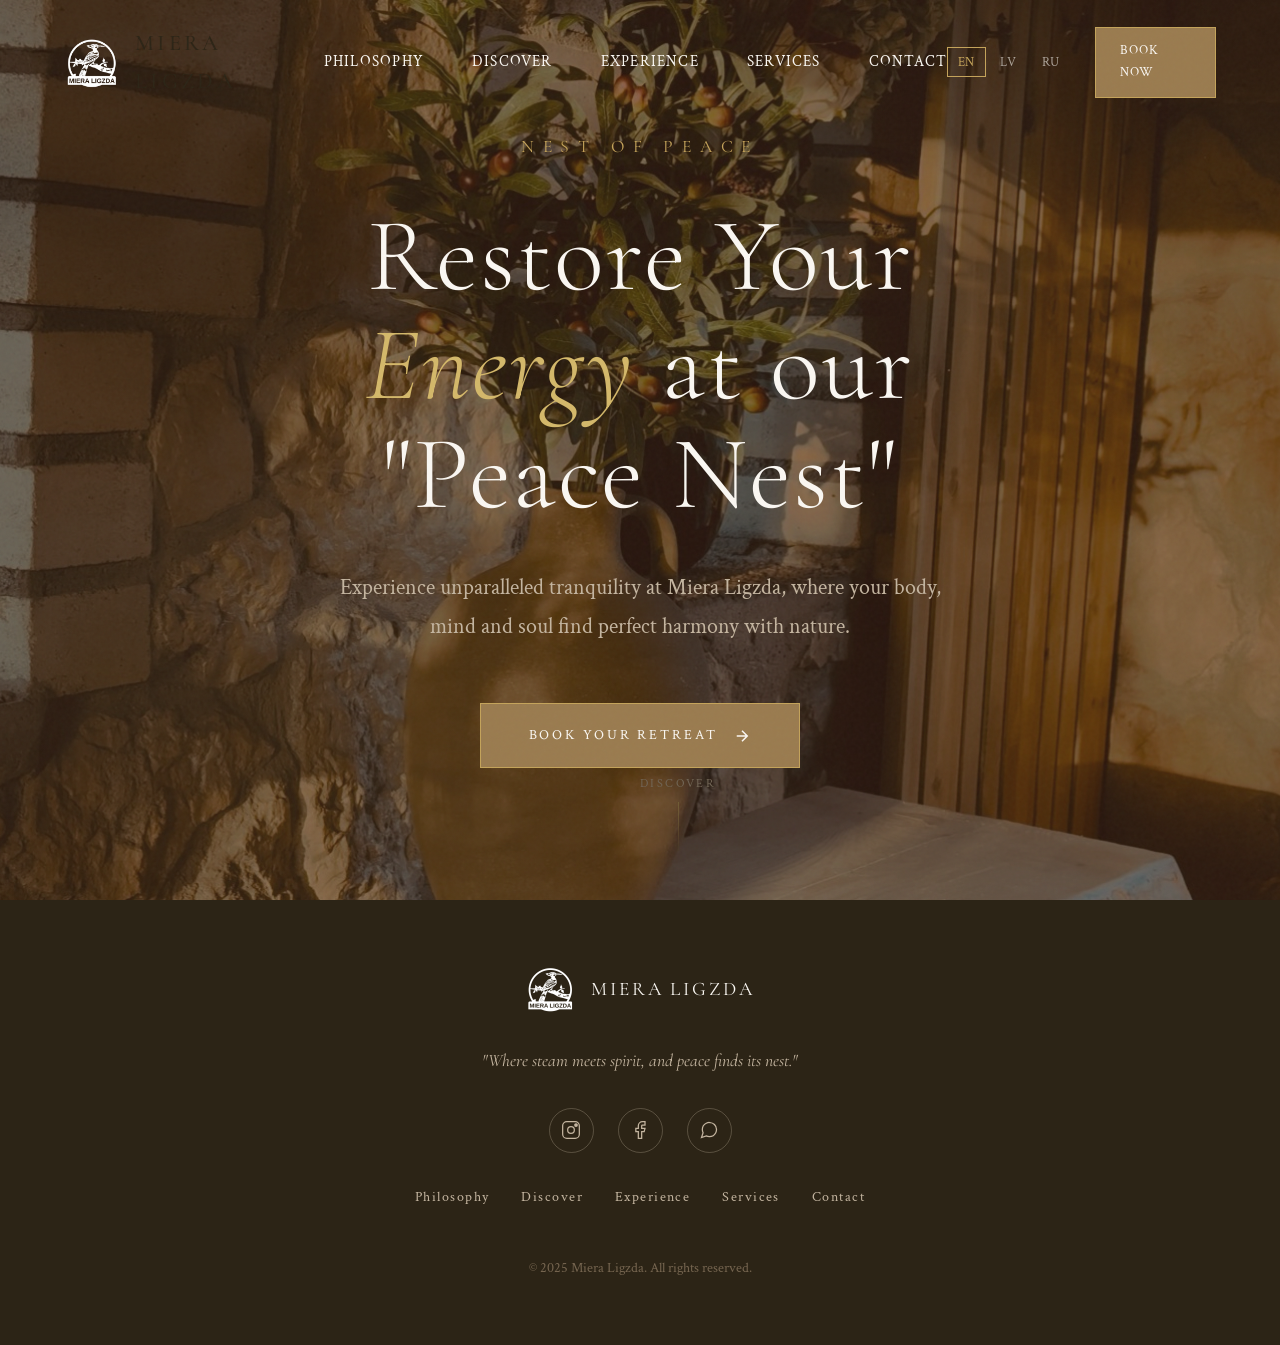
<file: index.html>
<!DOCTYPE html>
<html lang="en">
<head>
    <meta charset="UTF-8">
    <meta name="viewport" content="width=device-width, initial-scale=1.0">
    <title>Miera Ligzda | Nest of Peace - Latvian Sauna Retreat</title>
    <meta name="description" content="Experience ultimate relaxation at Miera Ligzda, where traditional Latvian pirts sauna and serene surroundings await near the Baltic Sea.">

    <!-- Fonts -->
    <link rel="preconnect" href="https://fonts.googleapis.com">
    <link rel="preconnect" href="https://fonts.gstatic.com" crossorigin>
    <link href="https://fonts.googleapis.com/css2?family=Cormorant+Garamond:ital,wght@0,300;0,400;0,500;0,600;1,300;1,400&family=Crimson+Text:ital,wght@0,400;0,600;1,400&display=swap" rel="stylesheet">
    <link rel="stylesheet" href="styles.css">
</head>
<body>
    <!-- Navigation -->
    <nav class="nav" id="nav">
        <a href="index.html" class="logo">
            <img src="logo-transparent.png" alt="Miera Ligzda Logo" class="logo-icon">
            <span class="logo-text">Miera Ligzda</span>
        </a>
        <ul class="nav-links" id="navLinks">
            <li><a href="philosophy.html">Philosophy</a></li>
            <li><a href="discover.html">Discover</a></li>
            <li><a href="experience.html">Experience</a></li>
            <li><a href="services.html">Services</a></li>
            <li><a href="contact.html">Contact</a></li>
        </ul>
        <div class="nav-right">
            <div class="lang-selector">
                <button class="lang-btn active">EN</button>
                <button class="lang-btn">LV</button>
                <button class="lang-btn">RU</button>
            </div>
            <a href="contact.html" class="nav-book-btn">Book Now</a>
        </div>
        <button class="mobile-menu-btn" id="mobileMenuBtn" aria-label="Toggle menu">
            <span></span>
            <span></span>
            <span></span>
        </button>
    </nav>

    <!-- Hero Section -->
    <section class="hero">
        <div class="steam-container">
            <div class="steam"></div>
            <div class="steam"></div>
            <div class="steam"></div>
        </div>
        <div class="hero-pattern"></div>
        <div class="hero-content">
            <p class="hero-subtitle">Nest of Peace</p>
            <h1 class="hero-title">Restore Your <em>Energy</em> at our "Peace Nest"</h1>
            <p class="hero-description">Experience unparalleled tranquility at Miera Ligzda, where your body, mind and soul find perfect harmony with nature.</p>
            <a href="contact.html" class="hero-cta">
                Book Your Retreat
                <svg viewBox="0 0 24 24" fill="none" stroke="currentColor" stroke-width="2">
                    <path d="M5 12h14M12 5l7 7-7 7"/>
                </svg>
            </a>
        </div>
        <div class="scroll-indicator">
            <span>Discover</span>
            <div class="scroll-line"></div>
        </div>
    </section>

    <!-- Footer -->
    <footer class="footer">
        <div class="footer-logo">
            <img src="logo-transparent.png" alt="Miera Ligzda Logo" class="footer-logo-img">
            <span>Miera Ligzda</span>
        </div>
        <p class="footer-tagline">"Where steam meets spirit, and peace finds its nest."</p>
        <div class="footer-social">
            <a href="#" aria-label="Instagram">
                <svg viewBox="0 0 24 24" fill="none" stroke="currentColor" stroke-width="1.5">
                    <rect x="2" y="2" width="20" height="20" rx="5"/>
                    <circle cx="12" cy="12" r="4"/>
                    <circle cx="18" cy="6" r="1.5" fill="currentColor"/>
                </svg>
            </a>
            <a href="#" aria-label="Facebook">
                <svg viewBox="0 0 24 24" fill="none" stroke="currentColor" stroke-width="1.5">
                    <path d="M18 2h-3a5 5 0 00-5 5v3H7v4h3v8h4v-8h3l1-4h-4V7a1 1 0 011-1h3V2z"/>
                </svg>
            </a>
            <a href="#" aria-label="WhatsApp">
                <svg viewBox="0 0 24 24" fill="none" stroke="currentColor" stroke-width="1.5">
                    <path d="M21 11.5a8.38 8.38 0 01-.9 3.8 8.5 8.5 0 01-7.6 4.7 8.38 8.38 0 01-3.8-.9L3 21l1.9-5.7a8.38 8.38 0 01-.9-3.8 8.5 8.5 0 014.7-7.6 8.38 8.38 0 013.8-.9h.5a8.48 8.48 0 018 8v.5z"/>
                </svg>
            </a>
        </div>
        <div class="footer-links">
            <a href="philosophy.html">Philosophy</a>
            <a href="discover.html">Discover</a>
            <a href="experience.html">Experience</a>
            <a href="services.html">Services</a>
            <a href="contact.html">Contact</a>
        </div>
        <p class="footer-copyright">&copy; 2025 Miera Ligzda. All rights reserved.</p>
    </footer>

    <script>
        // Navigation scroll effect
        const nav = document.getElementById('nav');
        window.addEventListener('scroll', () => {
            if (window.scrollY > 100) {
                nav.classList.add('scrolled');
            } else {
                nav.classList.remove('scrolled');
            }
        });

        // Mobile menu toggle
        const mobileMenuBtn = document.getElementById('mobileMenuBtn');
        const navLinks = document.getElementById('navLinks');
        const navRight = document.querySelector('.nav-right');
        mobileMenuBtn.addEventListener('click', () => {
            navLinks.classList.toggle('active');
            if (navRight) {
                navRight.classList.toggle('mobile-visible');
            }
        });

        // Language selector
        const langBtns = document.querySelectorAll('.lang-btn');
        langBtns.forEach(btn => {
            btn.addEventListener('click', () => {
                langBtns.forEach(b => b.classList.remove('active'));
                btn.classList.add('active');
            });
        });

        // Parallax effect for hero steam
        window.addEventListener('scroll', () => {
            const scrolled = window.scrollY;
            const steamElements = document.querySelectorAll('.steam');
            steamElements.forEach((steam, index) => {
                const speed = 0.1 + (index * 0.05);
                steam.style.transform = `translateY(${scrolled * speed}px)`;
            });
        });
    </script>
</body>
</html>
</file>
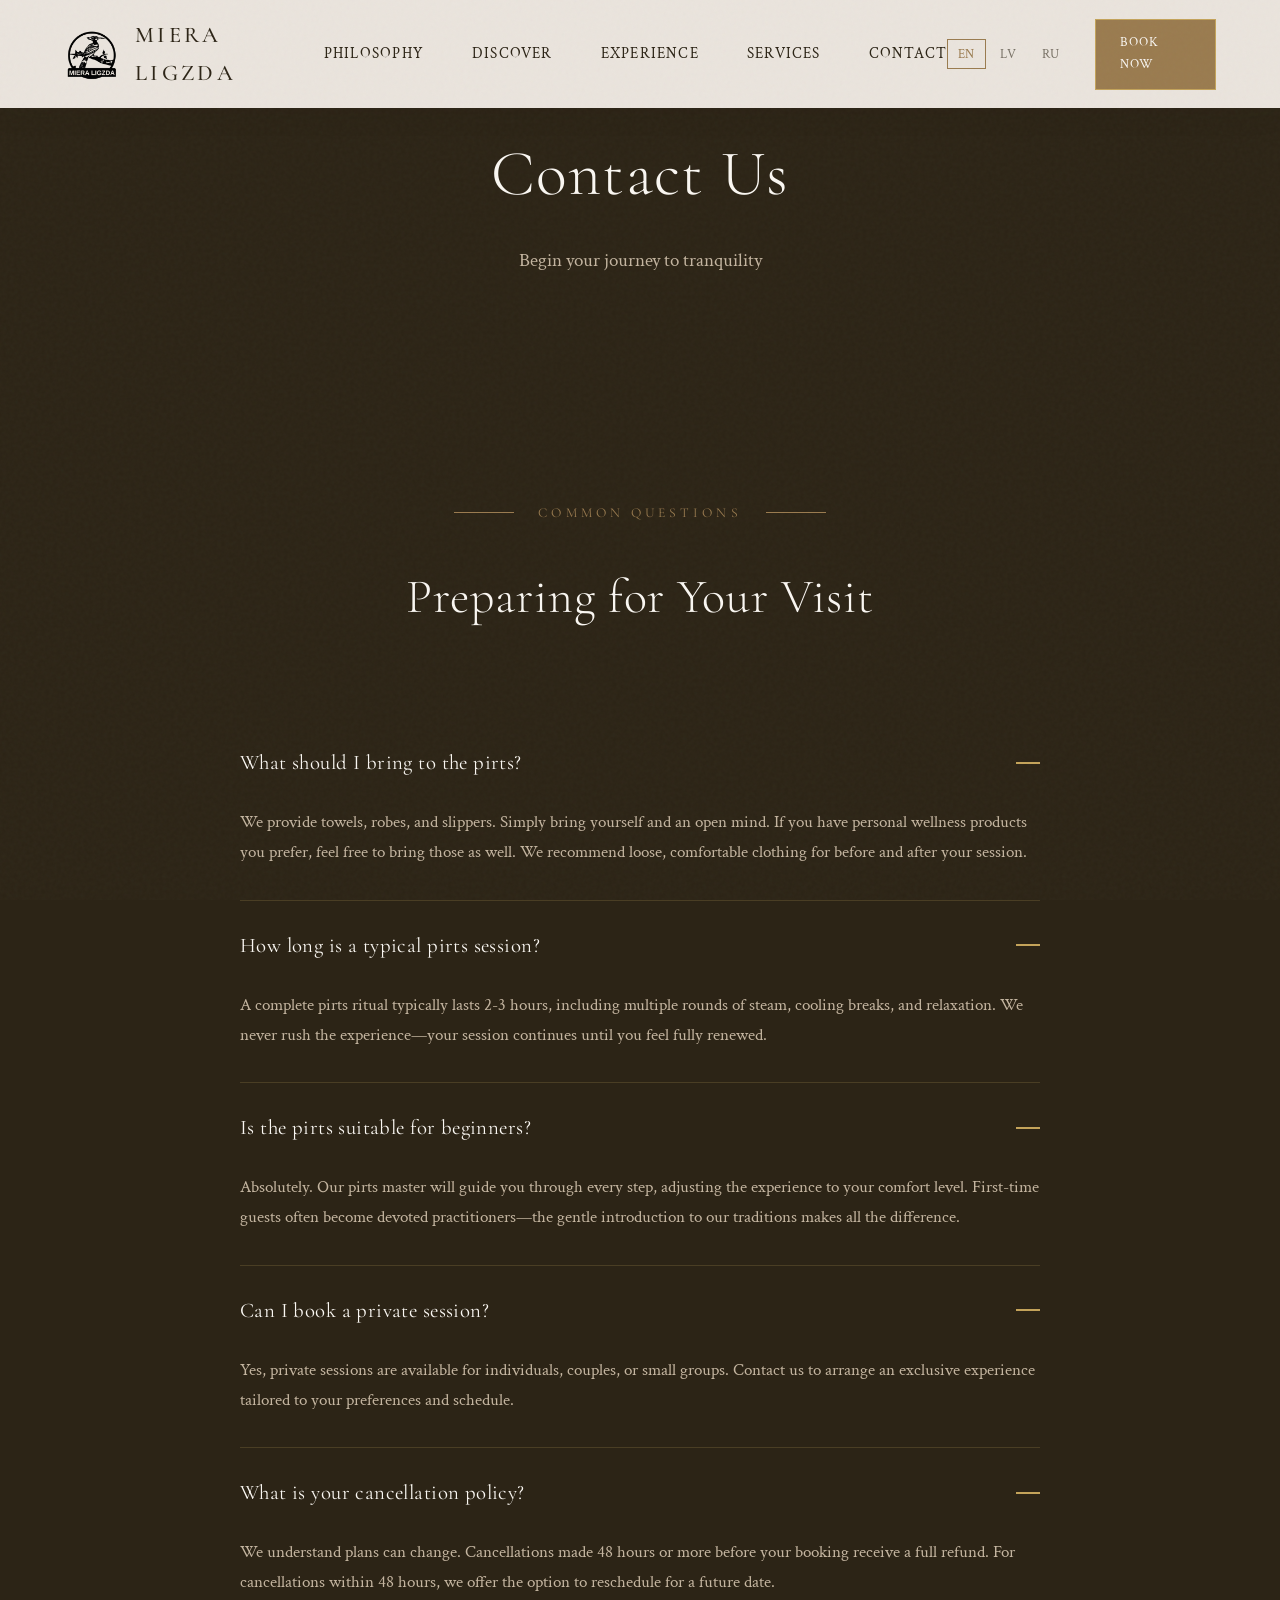
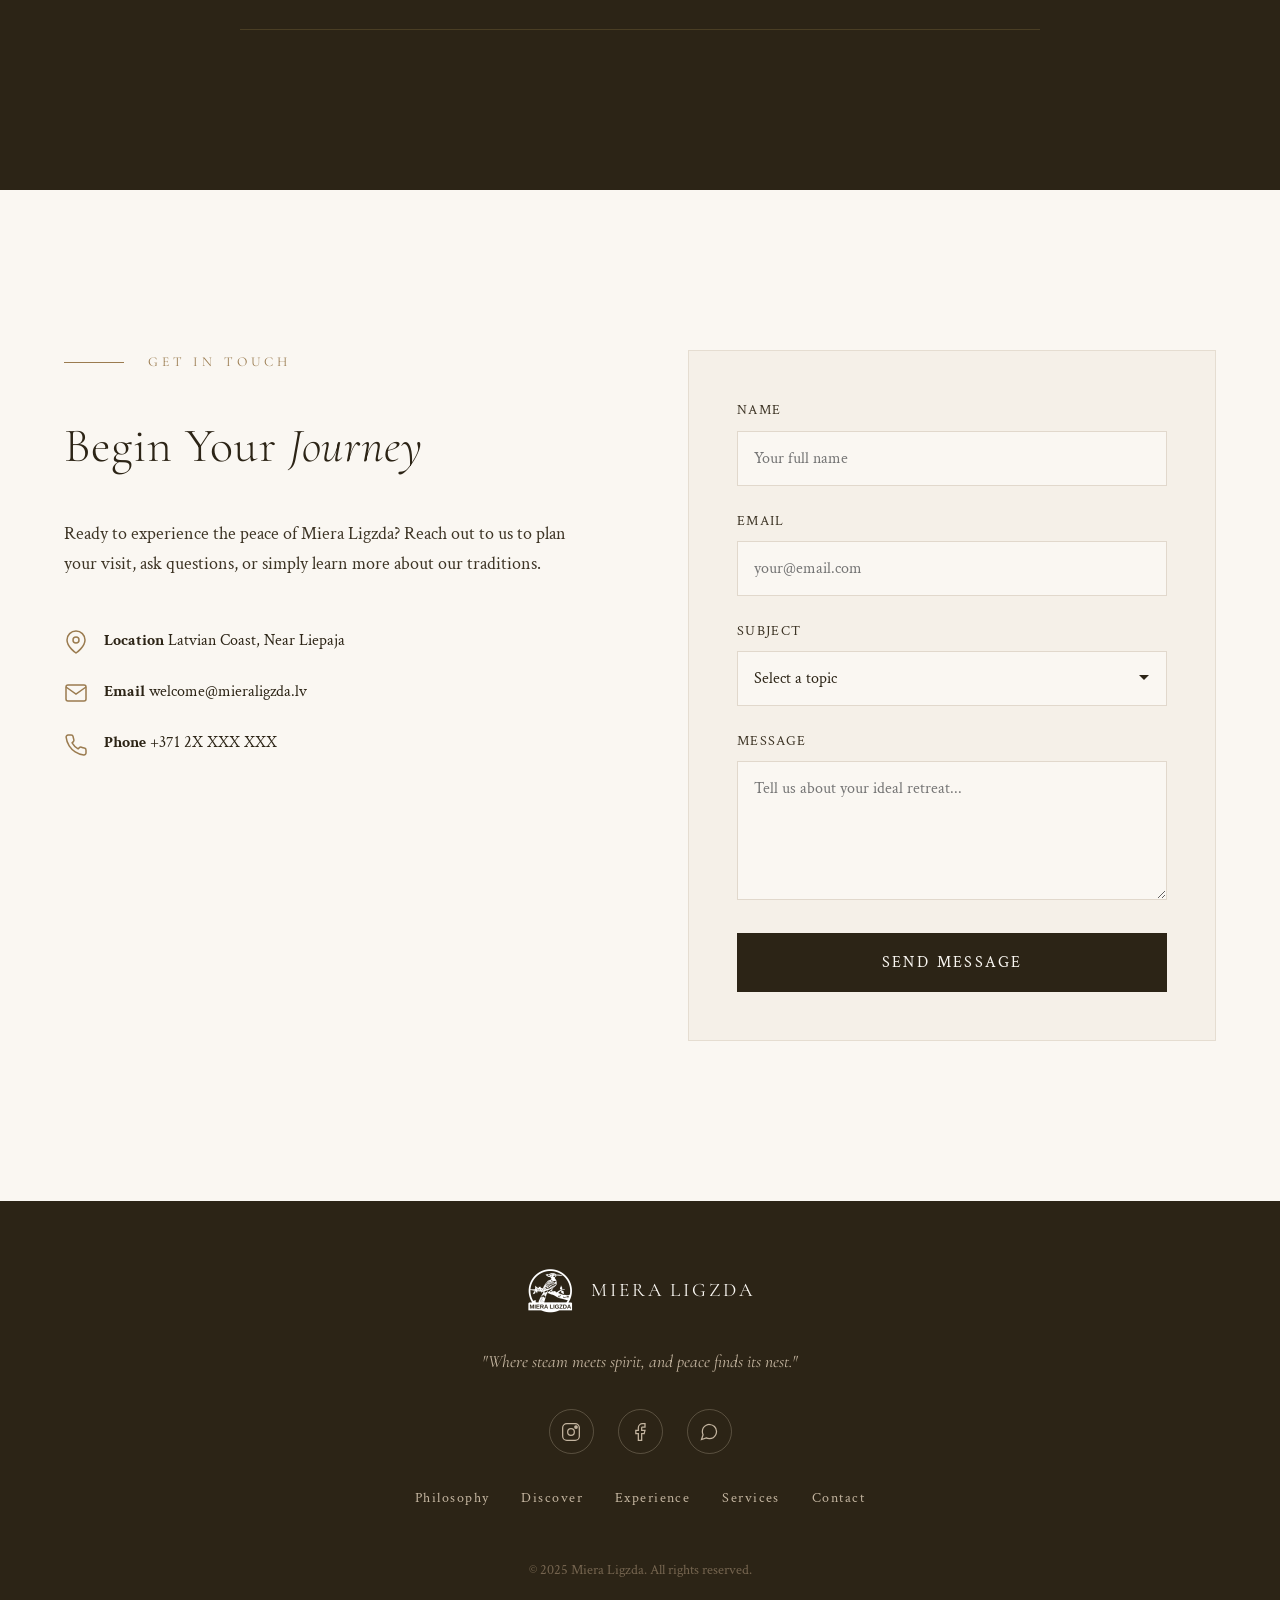
<file: contact.html>
<!DOCTYPE html>
<html lang="en">
<head>
    <meta charset="UTF-8">
    <meta name="viewport" content="width=device-width, initial-scale=1.0">
    <title>Contact Us | Miera Ligzda</title>
    <meta name="description" content="Book your retreat at Miera Ligzda. Contact us to plan your perfect Latvian sauna experience.">
    <link rel="preconnect" href="https://fonts.googleapis.com">
    <link rel="preconnect" href="https://fonts.gstatic.com" crossorigin>
    <link href="https://fonts.googleapis.com/css2?family=Cormorant+Garamond:ital,wght@0,300;0,400;0,500;0,600;1,300;1,400&family=Crimson+Text:ital,wght@0,400;0,600;1,400&display=swap" rel="stylesheet">
    <link rel="stylesheet" href="styles.css">
</head>
<body>
    <!-- Navigation -->
    <nav class="nav inner-page" id="nav">
        <a href="index.html" class="logo">
            <img src="logo-transparent.png" alt="Miera Ligzda Logo" class="logo-icon">
            <span class="logo-text">Miera Ligzda</span>
        </a>
        <ul class="nav-links" id="navLinks">
            <li><a href="philosophy.html">Philosophy</a></li>
            <li><a href="discover.html">Discover</a></li>
            <li><a href="experience.html">Experience</a></li>
            <li><a href="services.html">Services</a></li>
            <li><a href="contact.html">Contact</a></li>
        </ul>
        <div class="nav-right">
            <div class="lang-selector">
                <button class="lang-btn active">EN</button>
                <button class="lang-btn">LV</button>
                <button class="lang-btn">RU</button>
            </div>
            <a href="contact.html" class="nav-book-btn">Book Now</a>
        </div>
        <button class="mobile-menu-btn" id="mobileMenuBtn" aria-label="Toggle menu"><span></span><span></span><span></span></button>
    </nav>

    <!-- Page Header -->
    <header class="page-header">
        <h1>Contact Us</h1>
        <p>Begin your journey to tranquility</p>
    </header>

    <!-- FAQ Section -->
    <section class="faq" id="faq">
        <div class="faq-header reveal">
            <div class="section-label">Common Questions</div>
            <h2>Preparing for Your Visit</h2>
        </div>
        <div class="faq-container">
            <div class="faq-item reveal">
                <button class="faq-question">
                    <h3>What should I bring to the pirts?</h3>
                    <div class="faq-icon"></div>
                </button>
                <div class="faq-answer">
                    <p>We provide towels, robes, and slippers. Simply bring yourself and an open mind. If you have personal wellness products you prefer, feel free to bring those as well. We recommend loose, comfortable clothing for before and after your session.</p>
                </div>
            </div>
            <div class="faq-item reveal">
                <button class="faq-question">
                    <h3>How long is a typical pirts session?</h3>
                    <div class="faq-icon"></div>
                </button>
                <div class="faq-answer">
                    <p>A complete pirts ritual typically lasts 2-3 hours, including multiple rounds of steam, cooling breaks, and relaxation. We never rush the experience—your session continues until you feel fully renewed.</p>
                </div>
            </div>
            <div class="faq-item reveal">
                <button class="faq-question">
                    <h3>Is the pirts suitable for beginners?</h3>
                    <div class="faq-icon"></div>
                </button>
                <div class="faq-answer">
                    <p>Absolutely. Our pirts master will guide you through every step, adjusting the experience to your comfort level. First-time guests often become devoted practitioners—the gentle introduction to our traditions makes all the difference.</p>
                </div>
            </div>
            <div class="faq-item reveal">
                <button class="faq-question">
                    <h3>Can I book a private session?</h3>
                    <div class="faq-icon"></div>
                </button>
                <div class="faq-answer">
                    <p>Yes, private sessions are available for individuals, couples, or small groups. Contact us to arrange an exclusive experience tailored to your preferences and schedule.</p>
                </div>
            </div>
            <div class="faq-item reveal">
                <button class="faq-question">
                    <h3>What is your cancellation policy?</h3>
                    <div class="faq-icon"></div>
                </button>
                <div class="faq-answer">
                    <p>We understand plans can change. Cancellations made 48 hours or more before your booking receive a full refund. For cancellations within 48 hours, we offer the option to reschedule for a future date.</p>
                </div>
            </div>
        </div>
    </section>

    <!-- Contact Section -->
    <section class="contact" id="contact">
        <div class="contact-grid">
            <div class="contact-info reveal">
                <div class="section-label">Get in Touch</div>
                <h2>Begin Your <em>Journey</em></h2>
                <p>Ready to experience the peace of Miera Ligzda? Reach out to us to plan your visit, ask questions, or simply learn more about our traditions.</p>
                <div class="contact-details">
                    <div class="contact-item">
                        <svg viewBox="0 0 24 24" fill="none" stroke="currentColor" stroke-width="1.5">
                            <path d="M21 10c0 7-9 13-9 13s-9-6-9-13a9 9 0 0118 0z"/>
                            <circle cx="12" cy="10" r="3"/>
                        </svg>
                        <div>
                            <strong>Location</strong>
                            <span>Latvian Coast, Near Liepaja</span>
                        </div>
                    </div>
                    <div class="contact-item">
                        <svg viewBox="0 0 24 24" fill="none" stroke="currentColor" stroke-width="1.5">
                            <path d="M4 4h16c1.1 0 2 .9 2 2v12c0 1.1-.9 2-2 2H4c-1.1 0-2-.9-2-2V6c0-1.1.9-2 2-2z"/>
                            <polyline points="22,6 12,13 2,6"/>
                        </svg>
                        <div>
                            <strong>Email</strong>
                            <span>welcome@mieraligzda.lv</span>
                        </div>
                    </div>
                    <div class="contact-item">
                        <svg viewBox="0 0 24 24" fill="none" stroke="currentColor" stroke-width="1.5">
                            <path d="M22 16.92v3a2 2 0 01-2.18 2 19.79 19.79 0 01-8.63-3.07 19.5 19.5 0 01-6-6 19.79 19.79 0 01-3.07-8.67A2 2 0 014.11 2h3a2 2 0 012 1.72 12.84 12.84 0 00.7 2.81 2 2 0 01-.45 2.11L8.09 9.91a16 16 0 006 6l1.27-1.27a2 2 0 012.11-.45 12.84 12.84 0 002.81.7A2 2 0 0122 16.92z"/>
                        </svg>
                        <div>
                            <strong>Phone</strong>
                            <span>+371 2X XXX XXX</span>
                        </div>
                    </div>
                </div>
            </div>
            <div class="contact-form-container reveal">
                <form class="contact-form">
                    <div class="form-row">
                        <div class="form-group">
                            <label for="name">Name</label>
                            <input type="text" id="name" name="name" required placeholder="Your full name">
                        </div>
                        <div class="form-group">
                            <label for="email">Email</label>
                            <input type="email" id="email" name="email" required placeholder="your@email.com">
                        </div>
                    </div>
                    <div class="form-group">
                        <label for="subject">Subject</label>
                        <select id="subject" name="subject">
                            <option value="">Select a topic</option>
                            <option value="booking">Booking Inquiry</option>
                            <option value="private">Private Session</option>
                            <option value="accommodation">Accommodation</option>
                            <option value="other">Other Question</option>
                        </select>
                    </div>
                    <div class="form-group">
                        <label for="message">Message</label>
                        <textarea id="message" name="message" rows="5" required placeholder="Tell us about your ideal retreat..."></textarea>
                    </div>
                    <button type="submit" class="form-submit">Send Message</button>
                </form>
            </div>
        </div>
    </section>

    <!-- Footer -->
    <footer class="footer">
        <div class="footer-logo">
            <img src="logo-transparent.png" alt="Miera Ligzda Logo" class="footer-logo-img">
            <span>Miera Ligzda</span>
        </div>
        <p class="footer-tagline">"Where steam meets spirit, and peace finds its nest."</p>
        <div class="footer-social">
            <a href="#" aria-label="Instagram"><svg viewBox="0 0 24 24" fill="none" stroke="currentColor" stroke-width="1.5"><rect x="2" y="2" width="20" height="20" rx="5"/><circle cx="12" cy="12" r="4"/><circle cx="18" cy="6" r="1.5" fill="currentColor"/></svg></a>
            <a href="#" aria-label="Facebook"><svg viewBox="0 0 24 24" fill="none" stroke="currentColor" stroke-width="1.5"><path d="M18 2h-3a5 5 0 00-5 5v3H7v4h3v8h4v-8h3l1-4h-4V7a1 1 0 011-1h3V2z"/></svg></a>
            <a href="#" aria-label="WhatsApp"><svg viewBox="0 0 24 24" fill="none" stroke="currentColor" stroke-width="1.5"><path d="M21 11.5a8.38 8.38 0 01-.9 3.8 8.5 8.5 0 01-7.6 4.7 8.38 8.38 0 01-3.8-.9L3 21l1.9-5.7a8.38 8.38 0 01-.9-3.8 8.5 8.5 0 014.7-7.6 8.38 8.38 0 013.8-.9h.5a8.48 8.48 0 018 8v.5z"/></svg></a>
        </div>
        <div class="footer-links">
            <a href="philosophy.html">Philosophy</a>
            <a href="discover.html">Discover</a>
            <a href="experience.html">Experience</a>
            <a href="services.html">Services</a>
            <a href="contact.html">Contact</a>
        </div>
        <p class="footer-copyright">&copy; 2025 Miera Ligzda. All rights reserved.</p>
    </footer>

    <script>
        const mobileMenuBtn = document.getElementById('mobileMenuBtn');
        const navLinks = document.getElementById('navLinks');
        mobileMenuBtn.addEventListener('click', () => navLinks.classList.toggle('active'));

        const langBtns = document.querySelectorAll('.lang-btn');
        langBtns.forEach(btn => {
            btn.addEventListener('click', () => {
                langBtns.forEach(b => b.classList.remove('active'));
                btn.classList.add('active');
            });
        });

        // FAQ Accordion
        const faqItems = document.querySelectorAll('.faq-item');
        faqItems.forEach(item => {
            const question = item.querySelector('.faq-question');
            question.addEventListener('click', () => {
                const isActive = item.classList.contains('active');
                faqItems.forEach(i => i.classList.remove('active'));
                if (!isActive) item.classList.add('active');
            });
        });

        // Scroll reveal
        const revealElements = document.querySelectorAll('.reveal');
        const revealOnScroll = () => {
            revealElements.forEach(el => {
                if (el.getBoundingClientRect().top < window.innerHeight - 100) el.classList.add('active');
            });
        };
        window.addEventListener('scroll', revealOnScroll);
        window.addEventListener('load', revealOnScroll);

        // Form submission
        document.querySelector('.contact-form').addEventListener('submit', (e) => {
            e.preventDefault();
            alert('Thank you for your message! We will get back to you soon.');
        });
    </script>
</body>
</html>
</file>
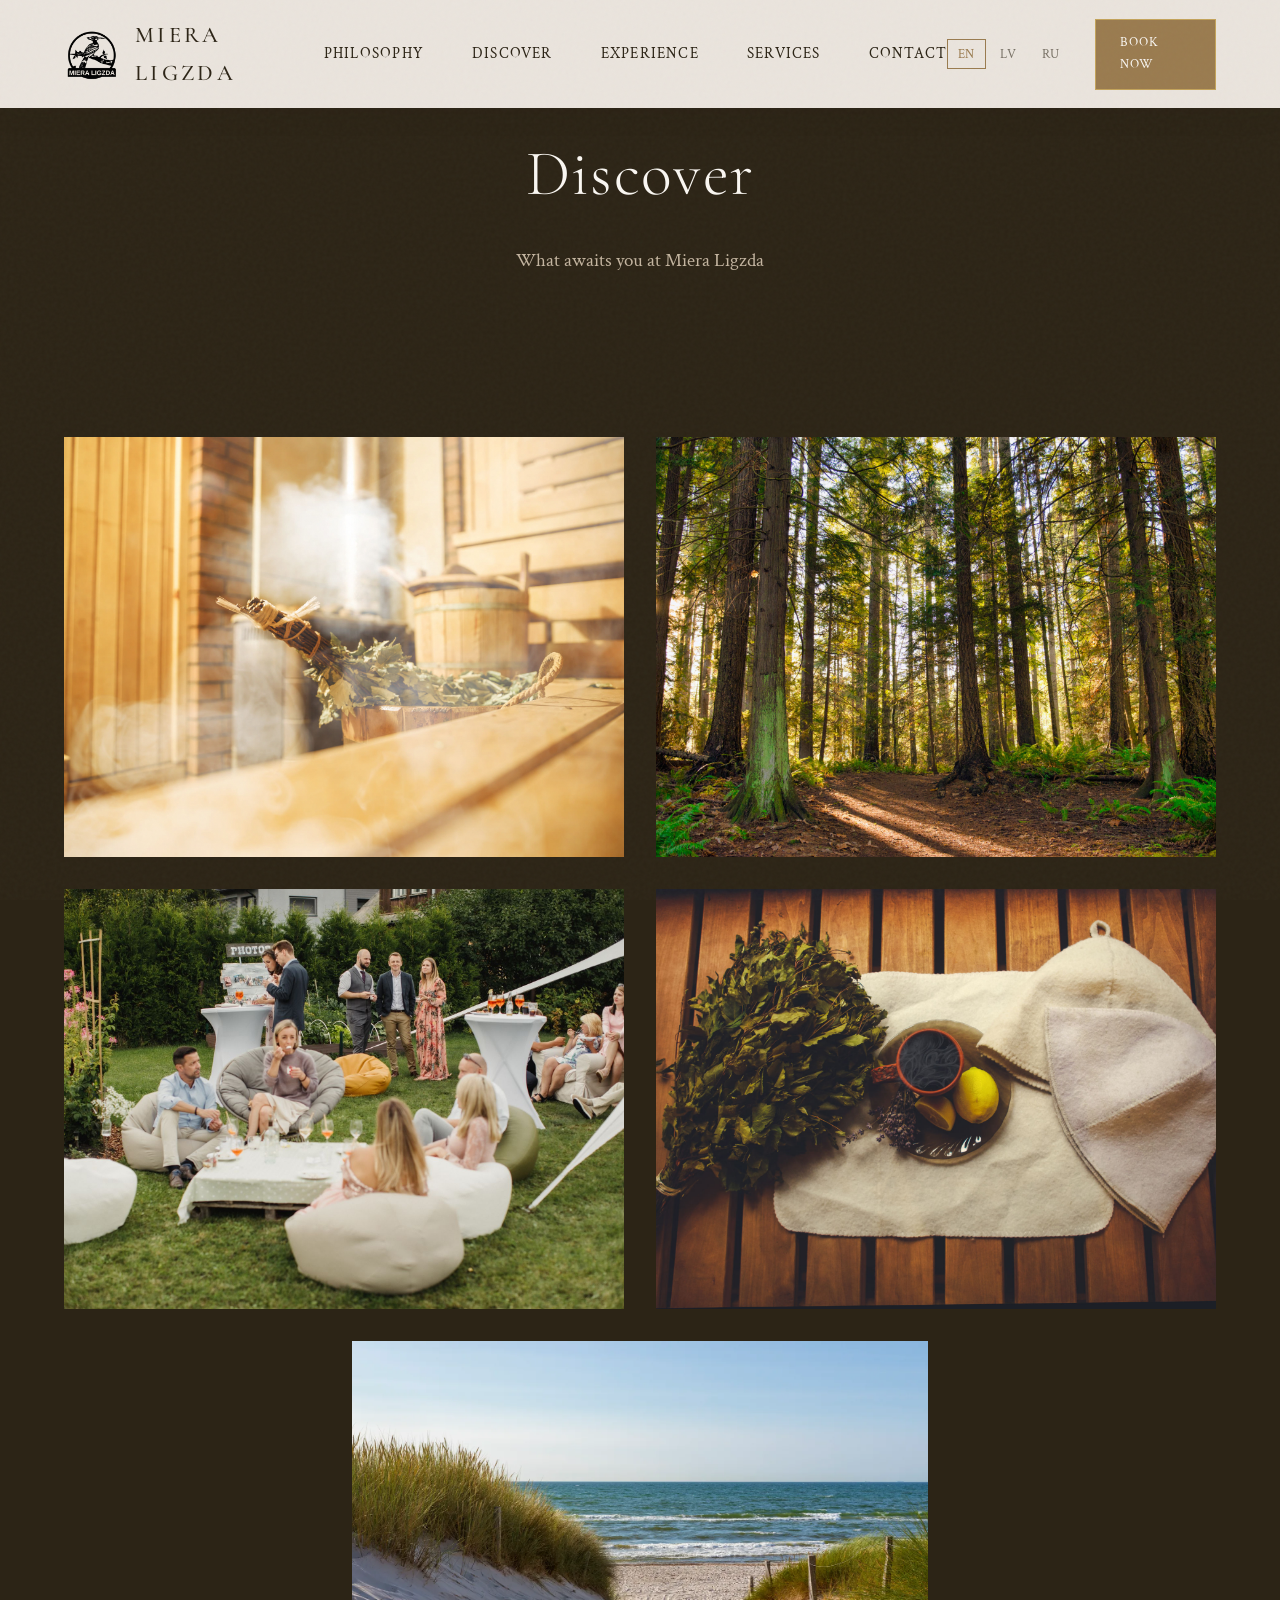
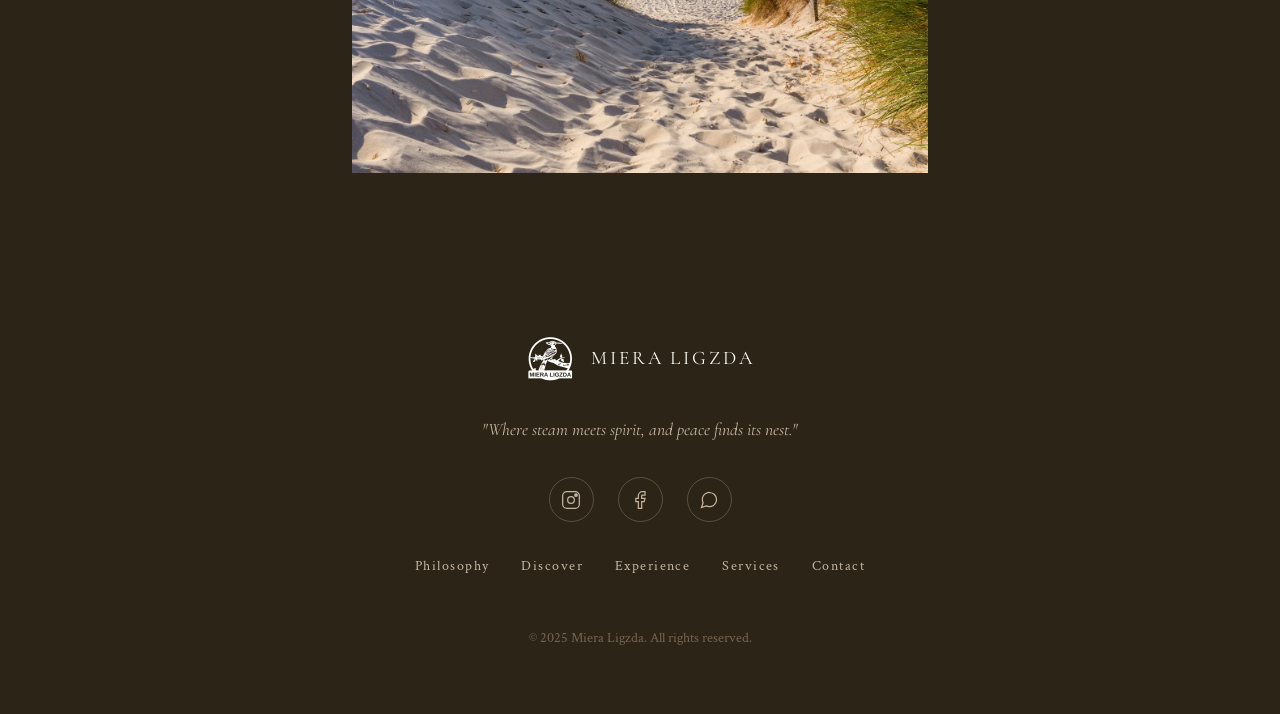
<file: discover.html>
<!DOCTYPE html>
<html lang="en">
<head>
    <meta charset="UTF-8">
    <meta name="viewport" content="width=device-width, initial-scale=1.0">
    <title>Discover | Miera Ligzda</title>
    <meta name="description" content="Discover what awaits at Miera Ligzda - traditional sauna, spa treatments, cozy accommodation and event spaces.">
    <link rel="preconnect" href="https://fonts.googleapis.com">
    <link rel="preconnect" href="https://fonts.gstatic.com" crossorigin>
    <link href="https://fonts.googleapis.com/css2?family=Cormorant+Garamond:ital,wght@0,300;0,400;0,500;0,600;1,300;1,400&family=Crimson+Text:ital,wght@0,400;0,600;1,400&display=swap" rel="stylesheet">
    <link rel="stylesheet" href="styles.css">
</head>
<body>
    <!-- Navigation -->
    <nav class="nav inner-page" id="nav">
        <a href="index.html" class="logo">
            <img src="logo-transparent.png" alt="Miera Ligzda Logo" class="logo-icon">
            <span class="logo-text">Miera Ligzda</span>
        </a>
        <ul class="nav-links" id="navLinks">
            <li><a href="philosophy.html">Philosophy</a></li>
            <li><a href="discover.html">Discover</a></li>
            <li><a href="experience.html">Experience</a></li>
            <li><a href="services.html">Services</a></li>
            <li><a href="contact.html">Contact</a></li>
        </ul>
        <div class="nav-right">
            <div class="lang-selector">
                <button class="lang-btn active">EN</button>
                <button class="lang-btn">LV</button>
                <button class="lang-btn">RU</button>
            </div>
            <a href="contact.html" class="nav-book-btn">Book Now</a>
        </div>
        <button class="mobile-menu-btn" id="mobileMenuBtn" aria-label="Toggle menu"><span></span><span></span><span></span></button>
    </nav>

    <!-- Page Header -->
    <header class="page-header">
        <h1>Discover</h1>
        <p>What awaits you at Miera Ligzda</p>
    </header>

    <!-- Discover Section -->
    <section class="discover" id="discover">
        <div class="discover-grid">
            <div class="discover-item reveal">
                <img src="sauna.jpg" alt="Traditional Latvian Sauna">
                <div class="discover-overlay">
                    <h3>Ancient Steam</h3>
                    <p>Where tradition meets renewal</p>
                </div>
            </div>
            <div class="discover-item reveal">
                <img src="forest.jpg" alt="Forest Paths">
                <div class="discover-overlay">
                    <h3>Forest Paths</h3>
                    <p>Walk among whispers of pine</p>
                </div>
            </div>
            <div class="discover-item reveal">
                <img src="party.jpg" alt="Gatherings">
                <div class="discover-overlay">
                    <h3>Joyful Gatherings</h3>
                    <p>Celebrate under open skies</p>
                </div>
            </div>
            <div class="discover-item reveal">
                <img src="tea.jpg" alt="Wellness Rituals">
                <div class="discover-overlay">
                    <h3>Healing Rituals</h3>
                    <p>Nurture body and soul</p>
                </div>
            </div>
            <div class="discover-item reveal">
                <img src="beach.jpeg" alt="Baltic Shores">
                <div class="discover-overlay">
                    <h3>Baltic Shores</h3>
                    <p>Where land meets endless sea</p>
                </div>
            </div>
        </div>
    </section>

    <!-- Footer -->
    <footer class="footer">
        <div class="footer-logo">
            <img src="logo-transparent.png" alt="Miera Ligzda Logo" class="footer-logo-img">
            <span>Miera Ligzda</span>
        </div>
        <p class="footer-tagline">"Where steam meets spirit, and peace finds its nest."</p>
        <div class="footer-social">
            <a href="#" aria-label="Instagram"><svg viewBox="0 0 24 24" fill="none" stroke="currentColor" stroke-width="1.5"><rect x="2" y="2" width="20" height="20" rx="5"/><circle cx="12" cy="12" r="4"/><circle cx="18" cy="6" r="1.5" fill="currentColor"/></svg></a>
            <a href="#" aria-label="Facebook"><svg viewBox="0 0 24 24" fill="none" stroke="currentColor" stroke-width="1.5"><path d="M18 2h-3a5 5 0 00-5 5v3H7v4h3v8h4v-8h3l1-4h-4V7a1 1 0 011-1h3V2z"/></svg></a>
            <a href="#" aria-label="WhatsApp"><svg viewBox="0 0 24 24" fill="none" stroke="currentColor" stroke-width="1.5"><path d="M21 11.5a8.38 8.38 0 01-.9 3.8 8.5 8.5 0 01-7.6 4.7 8.38 8.38 0 01-3.8-.9L3 21l1.9-5.7a8.38 8.38 0 01-.9-3.8 8.5 8.5 0 014.7-7.6 8.38 8.38 0 013.8-.9h.5a8.48 8.48 0 018 8v.5z"/></svg></a>
        </div>
        <div class="footer-links">
            <a href="philosophy.html">Philosophy</a>
            <a href="discover.html">Discover</a>
            <a href="experience.html">Experience</a>
            <a href="services.html">Services</a>
            <a href="contact.html">Contact</a>
        </div>
        <p class="footer-copyright">&copy; 2025 Miera Ligzda. All rights reserved.</p>
    </footer>

    <script>
        const mobileMenuBtn = document.getElementById('mobileMenuBtn');
        const navLinks = document.getElementById('navLinks');
        mobileMenuBtn.addEventListener('click', () => navLinks.classList.toggle('active'));

        const langBtns = document.querySelectorAll('.lang-btn');
        langBtns.forEach(btn => {
            btn.addEventListener('click', () => {
                langBtns.forEach(b => b.classList.remove('active'));
                btn.classList.add('active');
            });
        });

        const revealElements = document.querySelectorAll('.reveal');
        const revealOnScroll = () => {
            revealElements.forEach(el => {
                if (el.getBoundingClientRect().top < window.innerHeight - 100) el.classList.add('active');
            });
        };
        window.addEventListener('scroll', revealOnScroll);
        window.addEventListener('load', revealOnScroll);
    </script>
</body>
</html>
</file>
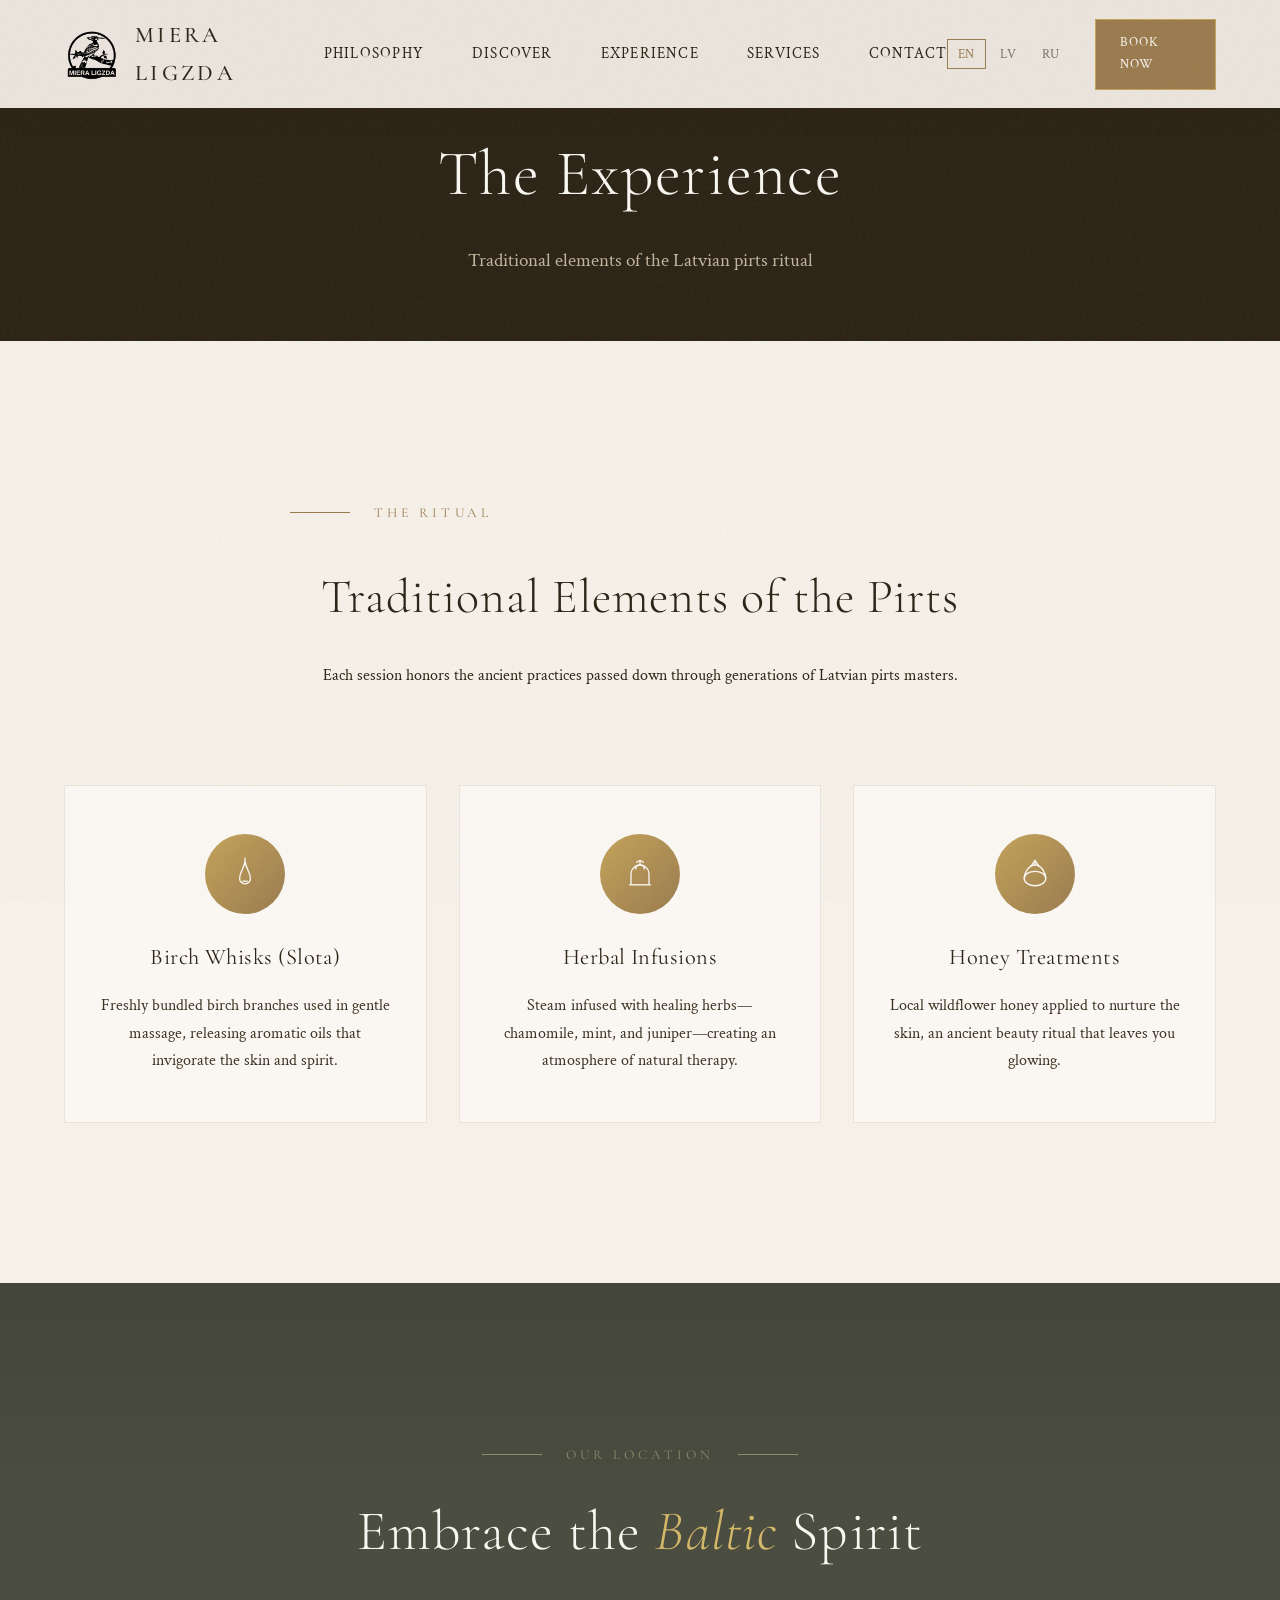
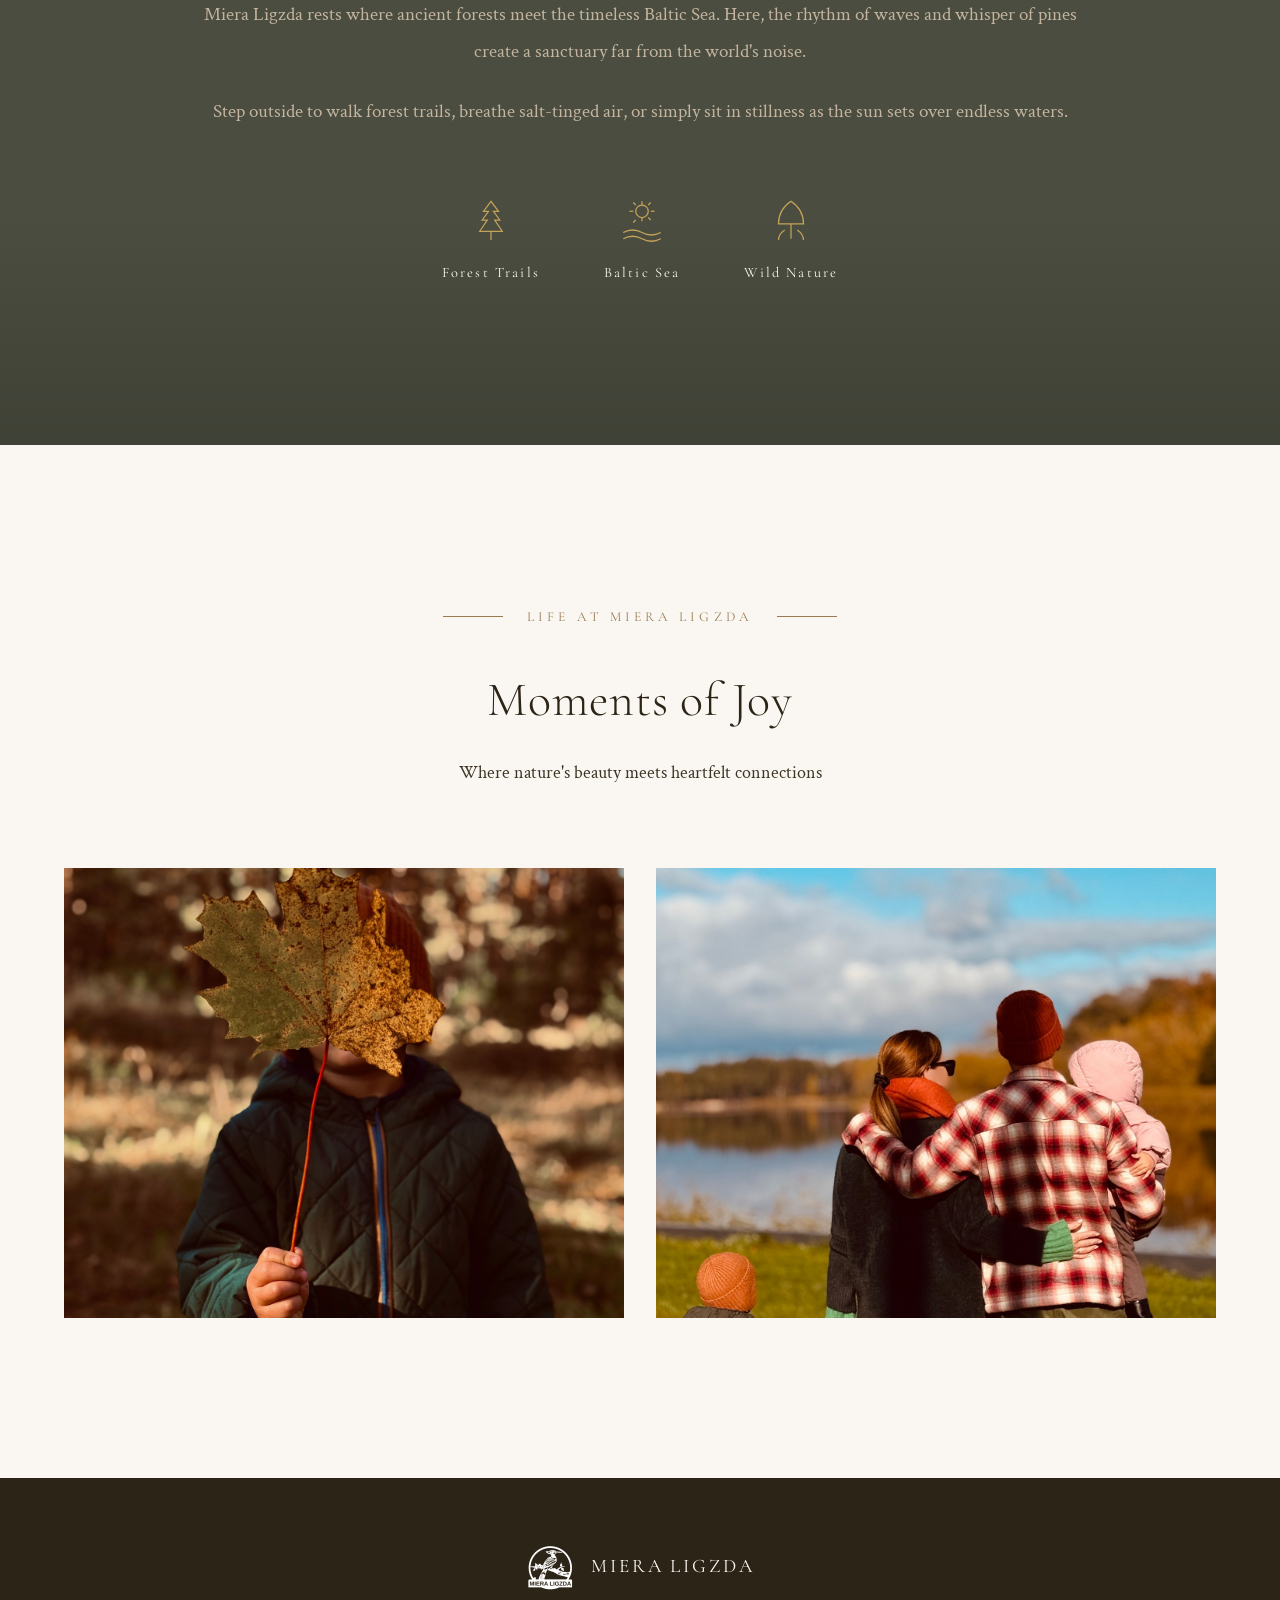
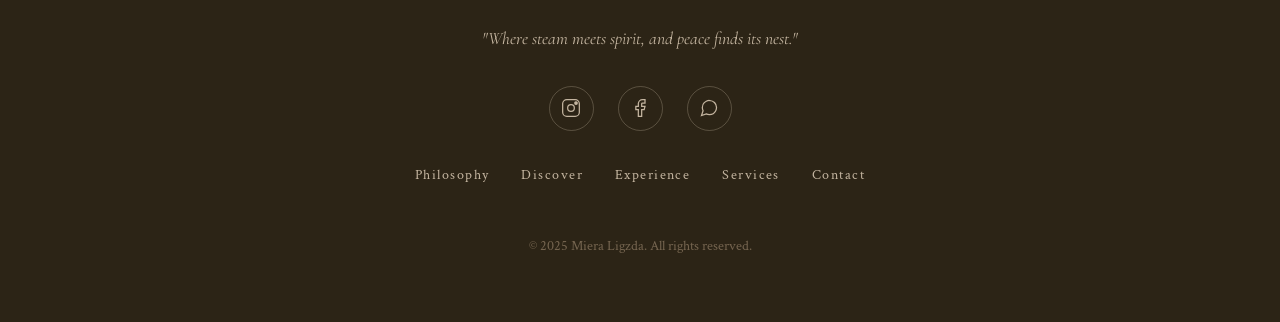
<file: experience.html>
<!DOCTYPE html>
<html lang="en">
<head>
    <meta charset="UTF-8">
    <meta name="viewport" content="width=device-width, initial-scale=1.0">
    <title>The Experience | Miera Ligzda</title>
    <meta name="description" content="Traditional elements of the Latvian pirts - birch whisks, herbal infusions, and honey treatments.">
    <link rel="preconnect" href="https://fonts.googleapis.com">
    <link rel="preconnect" href="https://fonts.gstatic.com" crossorigin>
    <link href="https://fonts.googleapis.com/css2?family=Cormorant+Garamond:ital,wght@0,300;0,400;0,500;0,600;1,300;1,400&family=Crimson+Text:ital,wght@0,400;0,600;1,400&display=swap" rel="stylesheet">
    <link rel="stylesheet" href="styles.css">
</head>
<body>
    <!-- Navigation -->
    <nav class="nav inner-page" id="nav">
        <a href="index.html" class="logo">
            <img src="logo-transparent.png" alt="Miera Ligzda Logo" class="logo-icon">
            <span class="logo-text">Miera Ligzda</span>
        </a>
        <ul class="nav-links" id="navLinks">
            <li><a href="philosophy.html">Philosophy</a></li>
            <li><a href="discover.html">Discover</a></li>
            <li><a href="experience.html">Experience</a></li>
            <li><a href="services.html">Services</a></li>
            <li><a href="contact.html">Contact</a></li>
        </ul>
        <div class="nav-right">
            <div class="lang-selector">
                <button class="lang-btn active">EN</button>
                <button class="lang-btn">LV</button>
                <button class="lang-btn">RU</button>
            </div>
            <a href="contact.html" class="nav-book-btn">Book Now</a>
        </div>
        <button class="mobile-menu-btn" id="mobileMenuBtn" aria-label="Toggle menu"><span></span><span></span><span></span></button>
    </nav>

    <!-- Page Header -->
    <header class="page-header">
        <h1>The Experience</h1>
        <p>Traditional elements of the Latvian pirts ritual</p>
    </header>

    <!-- Experience Section -->
    <section class="experience" id="experience">
        <div class="experience-header reveal">
            <div class="section-label">The Ritual</div>
            <h2>Traditional Elements of the Pirts</h2>
            <p>Each session honors the ancient practices passed down through generations of Latvian pirts masters.</p>
        </div>
        <div class="experience-items">
            <div class="experience-item reveal">
                <div class="experience-icon">
                    <svg viewBox="0 0 40 40" fill="none" stroke="currentColor" stroke-width="1.5">
                        <path d="M20 5c0 8-6 12-6 20a6 6 0 1012 0c0-8-6-12-6-20z"/>
                        <path d="M17 28h6"/>
                        <path d="M20 5V2"/>
                    </svg>
                </div>
                <h3>Birch Whisks (Slota)</h3>
                <p>Freshly bundled birch branches used in gentle massage, releasing aromatic oils that invigorate the skin and spirit.</p>
            </div>
            <div class="experience-item reveal">
                <div class="experience-icon">
                    <svg viewBox="0 0 40 40" fill="none" stroke="currentColor" stroke-width="1.5">
                        <path d="M8 32h24"/>
                        <path d="M10 32v-12a10 10 0 0120 0v12"/>
                        <path d="M15 15c0-3 2-5 5-5s5 2 5 5"/>
                        <path d="M20 10v-5"/>
                        <path d="M16 7l4-2 4 2"/>
                    </svg>
                </div>
                <h3>Herbal Infusions</h3>
                <p>Steam infused with healing herbs—chamomile, mint, and juniper—creating an atmosphere of natural therapy.</p>
            </div>
            <div class="experience-item reveal">
                <div class="experience-icon">
                    <svg viewBox="0 0 40 40" fill="none" stroke="currentColor" stroke-width="1.5">
                        <ellipse cx="20" cy="25" rx="12" ry="8"/>
                        <path d="M8 25c0-6 5-15 12-15s12 9 12 15"/>
                        <path d="M20 10V5"/>
                        <path d="M15 12l5-7 5 7"/>
                    </svg>
                </div>
                <h3>Honey Treatments</h3>
                <p>Local wildflower honey applied to nurture the skin, an ancient beauty ritual that leaves you glowing.</p>
            </div>
        </div>
    </section>

    <!-- Nature Section -->
    <section class="nature">
        <div class="nature-content reveal">
            <div class="section-label">Our Location</div>
            <h2>Embrace the <em>Baltic</em> Spirit</h2>
            <p>Miera Ligzda rests where ancient forests meet the timeless Baltic Sea. Here, the rhythm of waves and whisper of pines create a sanctuary far from the world's noise.</p>
            <p>Step outside to walk forest trails, breathe salt-tinged air, or simply sit in stillness as the sun sets over endless waters.</p>
        </div>
        <div class="nature-features reveal">
            <div class="nature-feature">
                <div class="nature-icon">
                    <svg viewBox="0 0 40 40" fill="none" stroke="currentColor" stroke-width="1">
                        <path d="M20 5l-6 8h4l-5 7h4l-6 9h18l-6-9h4l-5-7h4l-6-8z"/>
                        <path d="M20 29v7"/>
                    </svg>
                </div>
                <h4>Forest Trails</h4>
            </div>
            <div class="nature-feature">
                <div class="nature-icon">
                    <svg viewBox="0 0 40 40" fill="none" stroke="currentColor" stroke-width="1">
                        <circle cx="20" cy="13" r="5"/>
                        <path d="M20 5v3"/>
                        <path d="M20 18v3"/>
                        <path d="M13 13h-3"/>
                        <path d="M30 13h-3"/>
                        <path d="M15 8l-2-2"/>
                        <path d="M27 20l-2-2"/>
                        <path d="M25 8l2-2"/>
                        <path d="M15 20l-2 2"/>
                        <path d="M5 30q7.5-4 15 0t15 0"/>
                        <path d="M5 35q7.5-4 15 0t15 0"/>
                    </svg>
                </div>
                <h4>Baltic Sea</h4>
            </div>
            <div class="nature-feature">
                <div class="nature-icon">
                    <svg viewBox="0 0 40 40" fill="none" stroke="currentColor" stroke-width="1">
                        <path d="M20 5c-6 4-10 10-10 18h20c0-8-4-14-10-18z"/>
                        <path d="M20 23v12"/>
                        <path d="M15 28c-3 2-5 5-5 8"/>
                        <path d="M25 28c3 2 5 5 5 8"/>
                    </svg>
                </div>
                <h4>Wild Nature</h4>
            </div>
        </div>
    </section>

    <!-- Moments Section -->
    <section class="moments" id="moments">
        <div class="moments-header reveal">
            <div class="section-label">Life at Miera Ligzda</div>
            <h2>Moments of Joy</h2>
            <p>Where nature's beauty meets heartfelt connections</p>
        </div>
        <div class="moments-grid">
            <div class="moments-item reveal">
                <img src="leaf.jpg" alt="Nature's Details">
                <div class="moments-overlay">
                    <h3>Nature's Embrace</h3>
                    <p>Find peace in the smallest details of the natural world</p>
                </div>
            </div>
            <div class="moments-item reveal">
                <img src="family.jpg" alt="Family Moments">
                <div class="moments-overlay">
                    <h3>Cherished Bonds</h3>
                    <p>Create lasting memories with those who matter most</p>
                </div>
            </div>
        </div>
    </section>

    <!-- Footer -->
    <footer class="footer">
        <div class="footer-logo">
            <img src="logo-transparent.png" alt="Miera Ligzda Logo" class="footer-logo-img">
            <span>Miera Ligzda</span>
        </div>
        <p class="footer-tagline">"Where steam meets spirit, and peace finds its nest."</p>
        <div class="footer-social">
            <a href="#" aria-label="Instagram"><svg viewBox="0 0 24 24" fill="none" stroke="currentColor" stroke-width="1.5"><rect x="2" y="2" width="20" height="20" rx="5"/><circle cx="12" cy="12" r="4"/><circle cx="18" cy="6" r="1.5" fill="currentColor"/></svg></a>
            <a href="#" aria-label="Facebook"><svg viewBox="0 0 24 24" fill="none" stroke="currentColor" stroke-width="1.5"><path d="M18 2h-3a5 5 0 00-5 5v3H7v4h3v8h4v-8h3l1-4h-4V7a1 1 0 011-1h3V2z"/></svg></a>
            <a href="#" aria-label="WhatsApp"><svg viewBox="0 0 24 24" fill="none" stroke="currentColor" stroke-width="1.5"><path d="M21 11.5a8.38 8.38 0 01-.9 3.8 8.5 8.5 0 01-7.6 4.7 8.38 8.38 0 01-3.8-.9L3 21l1.9-5.7a8.38 8.38 0 01-.9-3.8 8.5 8.5 0 014.7-7.6 8.38 8.38 0 013.8-.9h.5a8.48 8.48 0 018 8v.5z"/></svg></a>
        </div>
        <div class="footer-links">
            <a href="philosophy.html">Philosophy</a>
            <a href="discover.html">Discover</a>
            <a href="experience.html">Experience</a>
            <a href="services.html">Services</a>
            <a href="contact.html">Contact</a>
        </div>
        <p class="footer-copyright">&copy; 2025 Miera Ligzda. All rights reserved.</p>
    </footer>

    <script>
        const mobileMenuBtn = document.getElementById('mobileMenuBtn');
        const navLinks = document.getElementById('navLinks');
        mobileMenuBtn.addEventListener('click', () => navLinks.classList.toggle('active'));

        const langBtns = document.querySelectorAll('.lang-btn');
        langBtns.forEach(btn => {
            btn.addEventListener('click', () => {
                langBtns.forEach(b => b.classList.remove('active'));
                btn.classList.add('active');
            });
        });

        const revealElements = document.querySelectorAll('.reveal');
        const revealOnScroll = () => {
            revealElements.forEach(el => {
                if (el.getBoundingClientRect().top < window.innerHeight - 100) el.classList.add('active');
            });
        };
        window.addEventListener('scroll', revealOnScroll);
        window.addEventListener('load', revealOnScroll);
    </script>
</body>
</html>
</file>
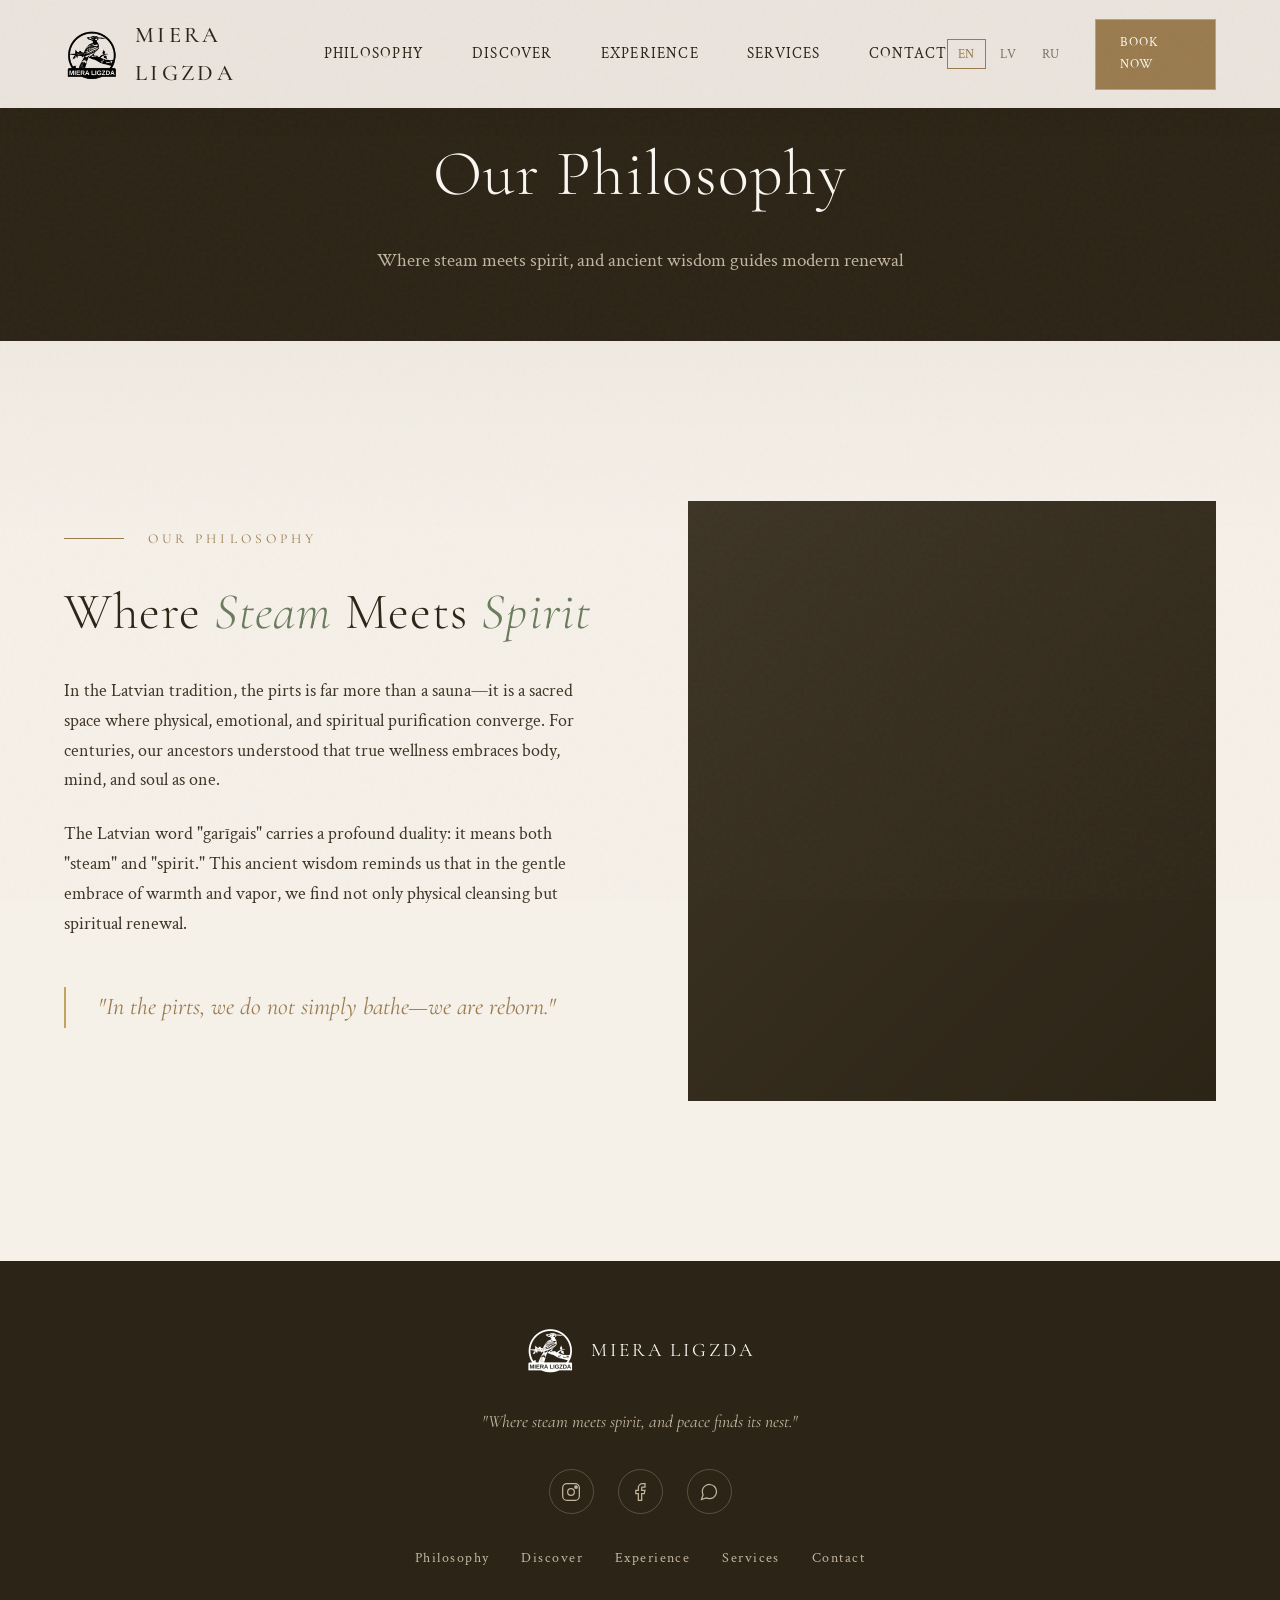
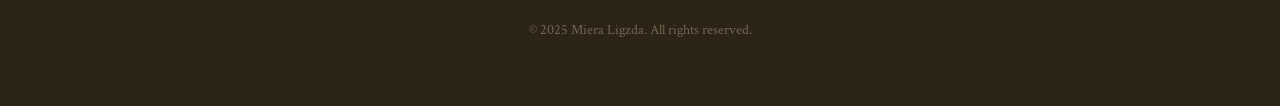
<file: philosophy.html>
<!DOCTYPE html>
<html lang="en">
<head>
    <meta charset="UTF-8">
    <meta name="viewport" content="width=device-width, initial-scale=1.0">
    <title>Our Philosophy | Miera Ligzda</title>
    <meta name="description" content="Discover the ancient Latvian pirts tradition at Miera Ligzda, where steam meets spirit.">
    <link rel="preconnect" href="https://fonts.googleapis.com">
    <link rel="preconnect" href="https://fonts.gstatic.com" crossorigin>
    <link href="https://fonts.googleapis.com/css2?family=Cormorant+Garamond:ital,wght@0,300;0,400;0,500;0,600;1,300;1,400&family=Crimson+Text:ital,wght@0,400;0,600;1,400&display=swap" rel="stylesheet">
    <link rel="stylesheet" href="styles.css">
</head>
<body>
    <!-- Navigation -->
    <nav class="nav inner-page" id="nav">
        <a href="index.html" class="logo">
            <img src="logo-transparent.png" alt="Miera Ligzda Logo" class="logo-icon">
            <span class="logo-text">Miera Ligzda</span>
        </a>
        <ul class="nav-links" id="navLinks">
            <li><a href="philosophy.html">Philosophy</a></li>
            <li><a href="discover.html">Discover</a></li>
            <li><a href="experience.html">Experience</a></li>
            <li><a href="services.html">Services</a></li>
            <li><a href="contact.html">Contact</a></li>
        </ul>
        <div class="nav-right">
            <div class="lang-selector">
                <button class="lang-btn active">EN</button>
                <button class="lang-btn">LV</button>
                <button class="lang-btn">RU</button>
            </div>
            <a href="contact.html" class="nav-book-btn">Book Now</a>
        </div>
        <button class="mobile-menu-btn" id="mobileMenuBtn" aria-label="Toggle menu">
            <span></span>
            <span></span>
            <span></span>
        </button>
    </nav>

    <!-- Page Header -->
    <header class="page-header">
        <h1>Our Philosophy</h1>
        <p>Where steam meets spirit, and ancient wisdom guides modern renewal</p>
    </header>

    <!-- Philosophy Section -->
    <section class="philosophy" id="philosophy">
        <div class="philosophy-grid">
            <div class="philosophy-content reveal">
                <div class="section-label">Our Philosophy</div>
                <h2>Where <em>Steam</em> Meets <em>Spirit</em></h2>
                <p class="philosophy-text">In the Latvian tradition, the pirts is far more than a sauna—it is a sacred space where physical, emotional, and spiritual purification converge. For centuries, our ancestors understood that true wellness embraces body, mind, and soul as one.</p>
                <p class="philosophy-text">The Latvian word "garīgais" carries a profound duality: it means both "steam" and "spirit." This ancient wisdom reminds us that in the gentle embrace of warmth and vapor, we find not only physical cleansing but spiritual renewal.</p>
                <blockquote class="philosophy-quote">
                    "In the pirts, we do not simply bathe—we are reborn."
                </blockquote>
            </div>
            <div class="philosophy-visual reveal">
                <div class="philosophy-image main video-only">
                    <video autoplay muted loop playsinline class="philosophy-video">
                        <source src="video-compressed.mp4" type="video/mp4">
                    </video>
                </div>
            </div>
        </div>
    </section>

    <!-- Footer -->
    <footer class="footer">
        <div class="footer-logo">
            <img src="logo-transparent.png" alt="Miera Ligzda Logo" class="footer-logo-img">
            <span>Miera Ligzda</span>
        </div>
        <p class="footer-tagline">"Where steam meets spirit, and peace finds its nest."</p>
        <div class="footer-social">
            <a href="#" aria-label="Instagram"><svg viewBox="0 0 24 24" fill="none" stroke="currentColor" stroke-width="1.5"><rect x="2" y="2" width="20" height="20" rx="5"/><circle cx="12" cy="12" r="4"/><circle cx="18" cy="6" r="1.5" fill="currentColor"/></svg></a>
            <a href="#" aria-label="Facebook"><svg viewBox="0 0 24 24" fill="none" stroke="currentColor" stroke-width="1.5"><path d="M18 2h-3a5 5 0 00-5 5v3H7v4h3v8h4v-8h3l1-4h-4V7a1 1 0 011-1h3V2z"/></svg></a>
            <a href="#" aria-label="WhatsApp"><svg viewBox="0 0 24 24" fill="none" stroke="currentColor" stroke-width="1.5"><path d="M21 11.5a8.38 8.38 0 01-.9 3.8 8.5 8.5 0 01-7.6 4.7 8.38 8.38 0 01-3.8-.9L3 21l1.9-5.7a8.38 8.38 0 01-.9-3.8 8.5 8.5 0 014.7-7.6 8.38 8.38 0 013.8-.9h.5a8.48 8.48 0 018 8v.5z"/></svg></a>
        </div>
        <div class="footer-links">
            <a href="philosophy.html">Philosophy</a>
            <a href="discover.html">Discover</a>
            <a href="experience.html">Experience</a>
            <a href="services.html">Services</a>
            <a href="contact.html">Contact</a>
        </div>
        <p class="footer-copyright">&copy; 2025 Miera Ligzda. All rights reserved.</p>
    </footer>

    <script>
        const mobileMenuBtn = document.getElementById('mobileMenuBtn');
        const navLinks = document.getElementById('navLinks');
        mobileMenuBtn.addEventListener('click', () => navLinks.classList.toggle('active'));

        const langBtns = document.querySelectorAll('.lang-btn');
        langBtns.forEach(btn => {
            btn.addEventListener('click', () => {
                langBtns.forEach(b => b.classList.remove('active'));
                btn.classList.add('active');
            });
        });

        // Scroll reveal
        const revealElements = document.querySelectorAll('.reveal');
        const revealOnScroll = () => {
            revealElements.forEach(el => {
                if (el.getBoundingClientRect().top < window.innerHeight - 100) {
                    el.classList.add('active');
                }
            });
        };
        window.addEventListener('scroll', revealOnScroll);
        window.addEventListener('load', revealOnScroll);
    </script>
</body>
</html>
</file>
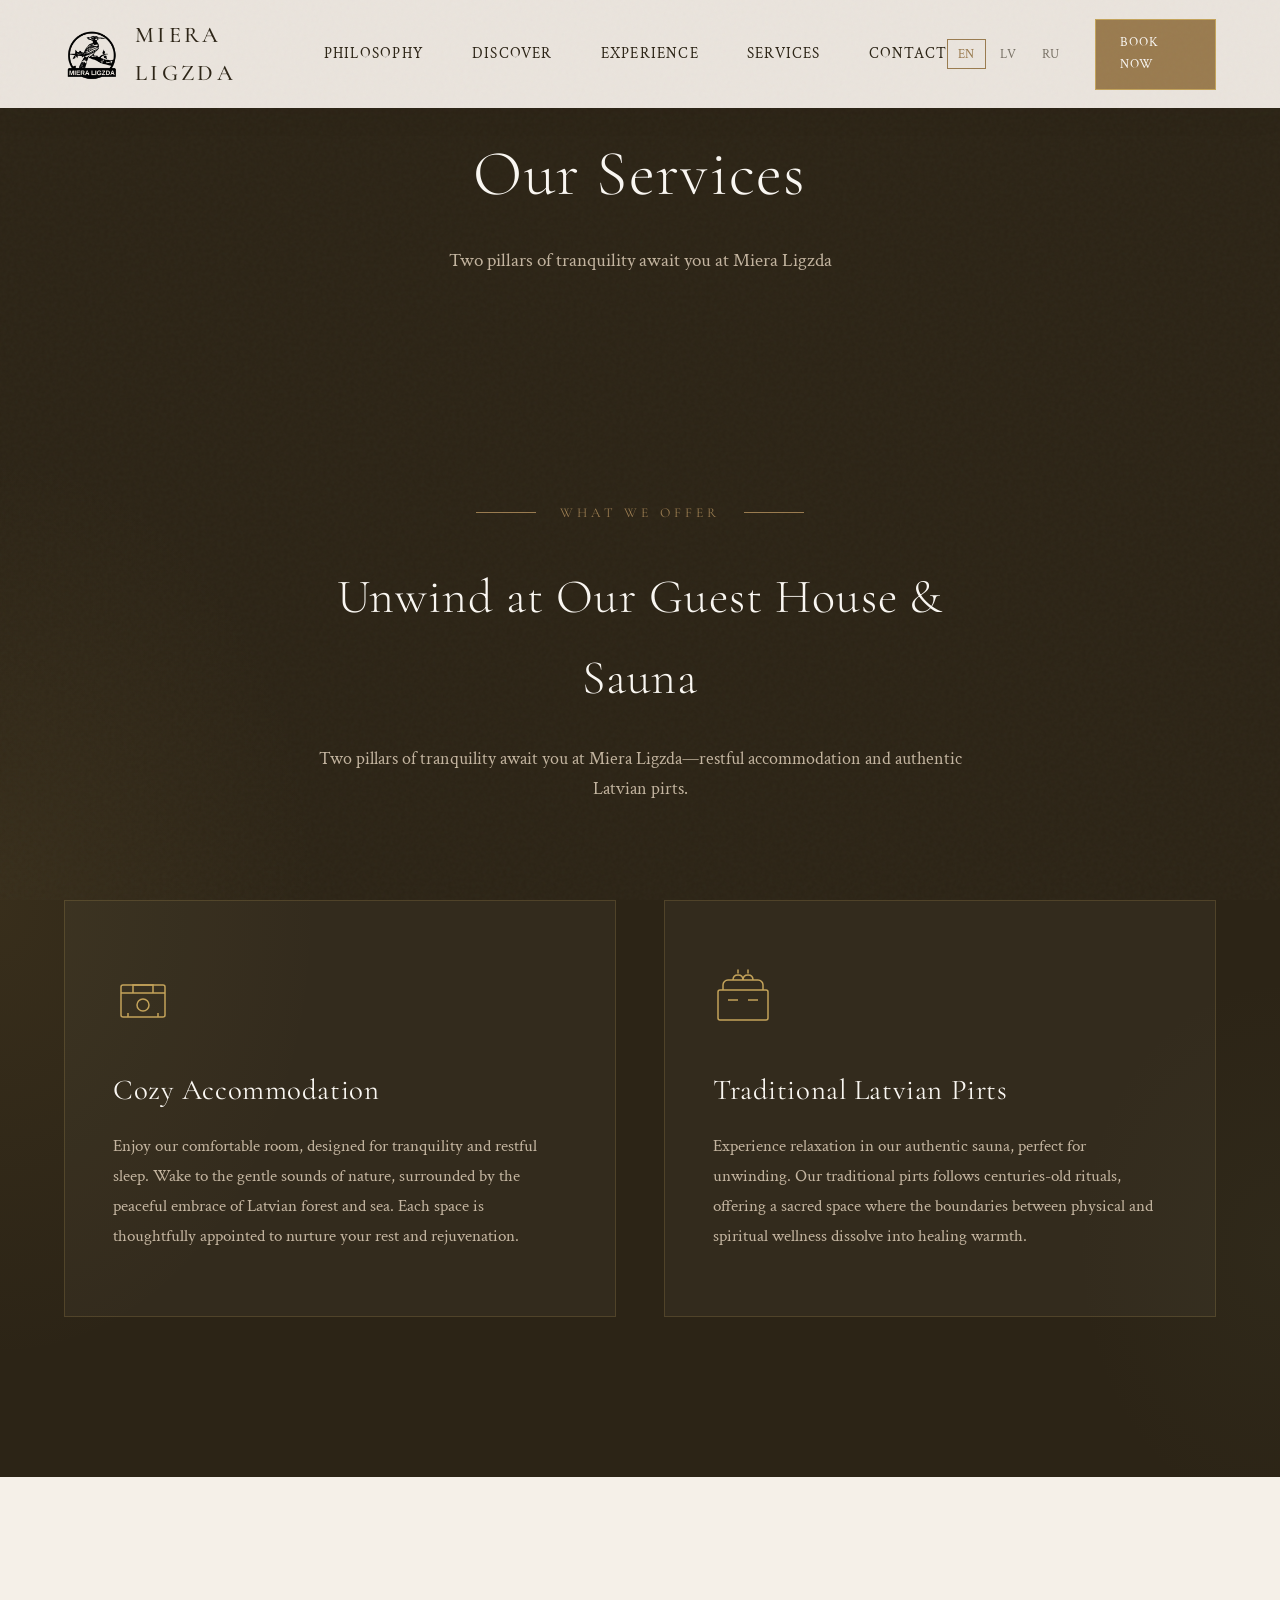
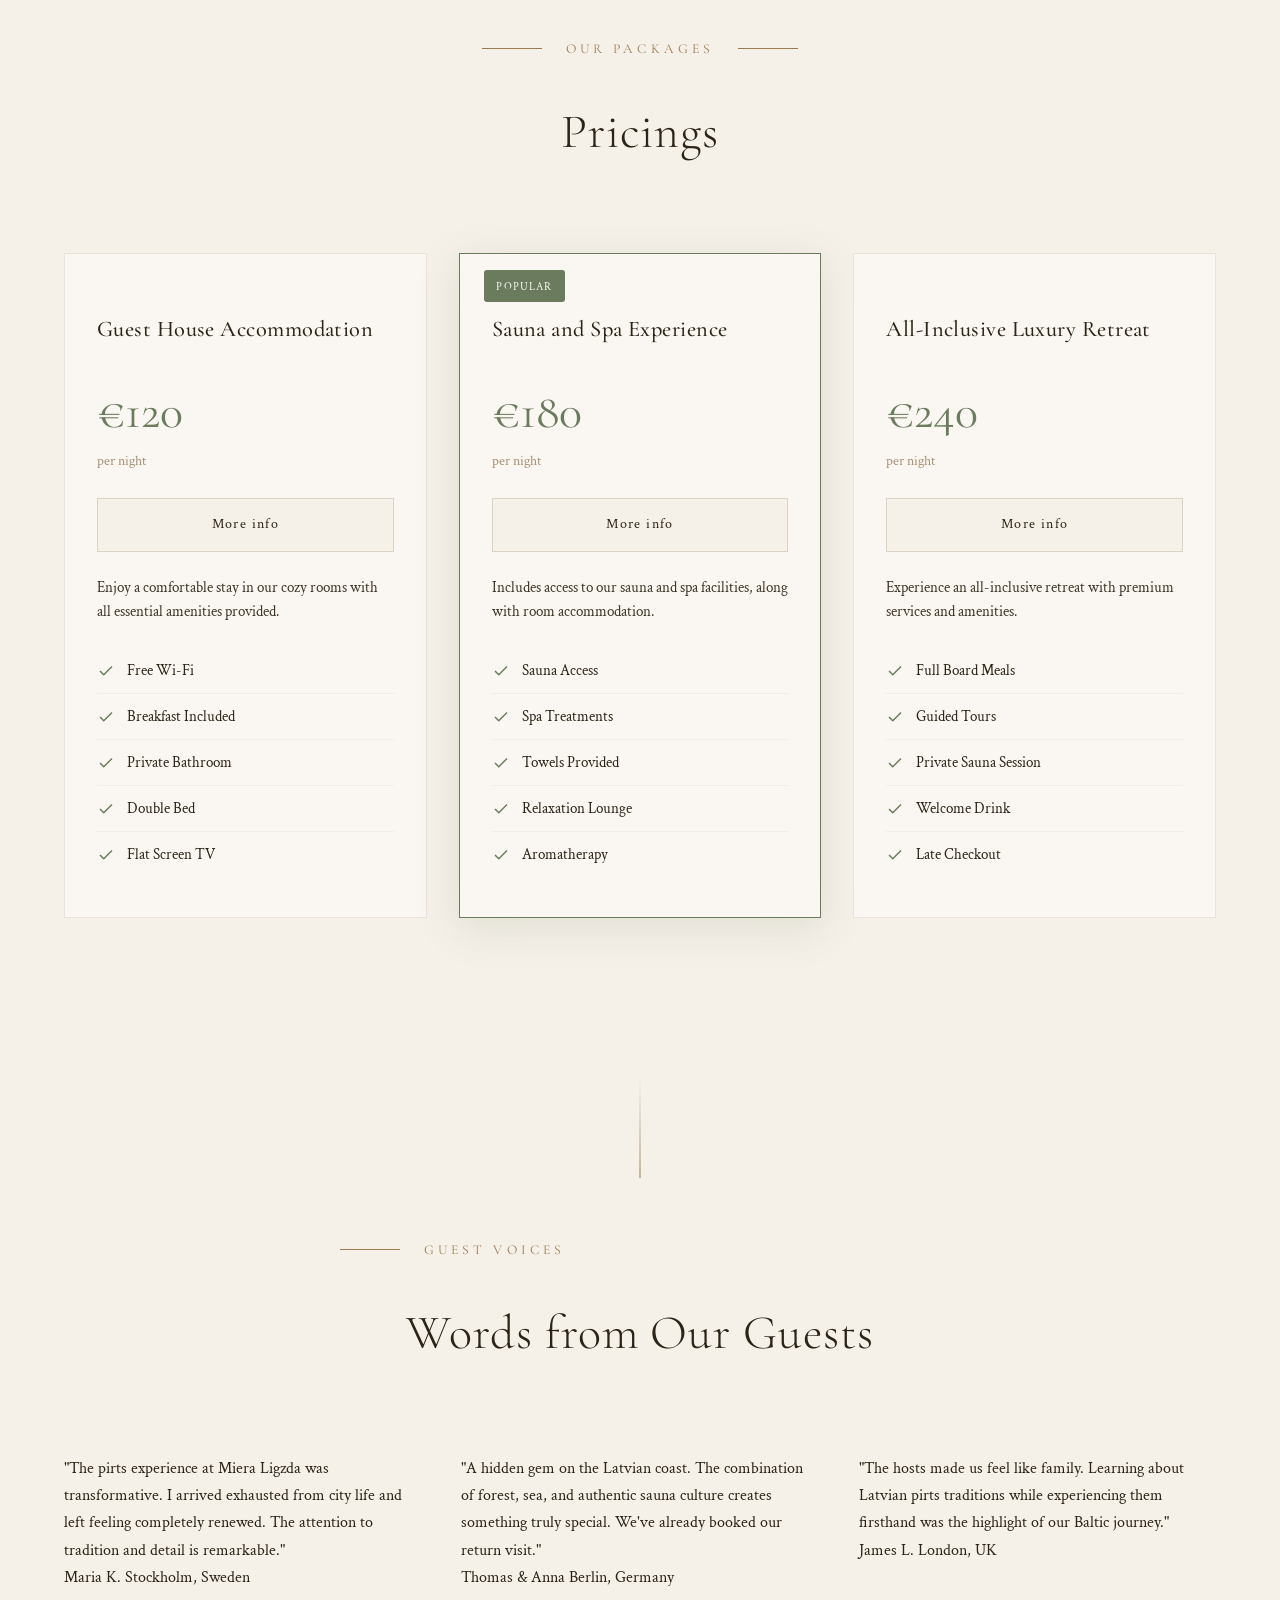
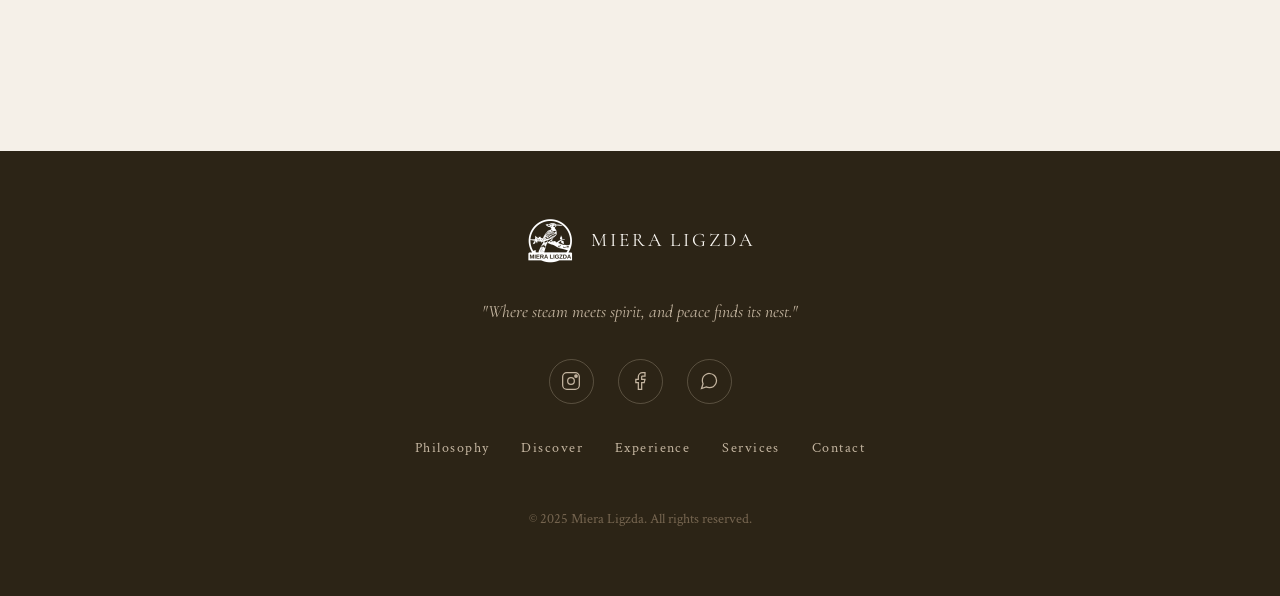
<file: services.html>
<!DOCTYPE html>
<html lang="en">
<head>
    <meta charset="UTF-8">
    <meta name="viewport" content="width=device-width, initial-scale=1.0">
    <title>Our Services | Miera Ligzda</title>
    <meta name="description" content="Discover our guest house accommodation and traditional Latvian pirts sauna services.">
    <link rel="preconnect" href="https://fonts.googleapis.com">
    <link rel="preconnect" href="https://fonts.gstatic.com" crossorigin>
    <link href="https://fonts.googleapis.com/css2?family=Cormorant+Garamond:ital,wght@0,300;0,400;0,500;0,600;1,300;1,400&family=Crimson+Text:ital,wght@0,400;0,600;1,400&display=swap" rel="stylesheet">
    <link rel="stylesheet" href="styles.css">
</head>
<body>
    <!-- Navigation -->
    <nav class="nav inner-page" id="nav">
        <a href="index.html" class="logo">
            <img src="logo-transparent.png" alt="Miera Ligzda Logo" class="logo-icon">
            <span class="logo-text">Miera Ligzda</span>
        </a>
        <ul class="nav-links" id="navLinks">
            <li><a href="philosophy.html">Philosophy</a></li>
            <li><a href="discover.html">Discover</a></li>
            <li><a href="experience.html">Experience</a></li>
            <li><a href="services.html">Services</a></li>
            <li><a href="contact.html">Contact</a></li>
        </ul>
        <div class="nav-right">
            <div class="lang-selector">
                <button class="lang-btn active">EN</button>
                <button class="lang-btn">LV</button>
                <button class="lang-btn">RU</button>
            </div>
            <a href="contact.html" class="nav-book-btn">Book Now</a>
        </div>
        <button class="mobile-menu-btn" id="mobileMenuBtn" aria-label="Toggle menu"><span></span><span></span><span></span></button>
    </nav>

    <!-- Page Header -->
    <header class="page-header">
        <h1>Our Services</h1>
        <p>Two pillars of tranquility await you at Miera Ligzda</p>
    </header>

    <!-- Services Section -->
    <section class="services" id="services">
        <div class="services-header reveal">
            <div class="section-label">What We Offer</div>
            <h2>Unwind at Our Guest House & Sauna</h2>
            <p>Two pillars of tranquility await you at Miera Ligzda—restful accommodation and authentic Latvian pirts.</p>
        </div>
        <div class="services-grid">
            <div class="service-card reveal">
                <svg class="service-icon" viewBox="0 0 60 60" fill="none" stroke="currentColor" stroke-width="1.5">
                    <rect x="8" y="20" width="44" height="32" rx="2"/>
                    <path d="M8 28h44"/>
                    <path d="M20 28v-8h20v8"/>
                    <circle cx="30" cy="40" r="6"/>
                    <path d="M15 52v-4M45 52v-4"/>
                </svg>
                <h3>Cozy Accommodation</h3>
                <p>Enjoy our comfortable room, designed for tranquility and restful sleep. Wake to the gentle sounds of nature, surrounded by the peaceful embrace of Latvian forest and sea. Each space is thoughtfully appointed to nurture your rest and rejuvenation.</p>
            </div>
            <div class="service-card reveal">
                <svg class="service-icon" viewBox="0 0 60 60" fill="none" stroke="currentColor" stroke-width="1.5">
                    <rect x="5" y="25" width="50" height="30" rx="2"/>
                    <path d="M10 25v-5a5 5 0 015-5h30a5 5 0 015 5v5"/>
                    <path d="M15 35h10M35 35h10"/>
                    <path d="M20 15c0-3 2-5 5-5s5 2 5 5"/>
                    <path d="M30 15c0-3 2-5 5-5s5 2 5 5"/>
                    <path d="M25 8v-3M35 8v-3" stroke-linecap="round"/>
                </svg>
                <h3>Traditional Latvian Pirts</h3>
                <p>Experience relaxation in our authentic sauna, perfect for unwinding. Our traditional pirts follows centuries-old rituals, offering a sacred space where the boundaries between physical and spiritual wellness dissolve into healing warmth.</p>
            </div>
        </div>
    </section>

    <!-- Pricing Section -->
    <section class="pricing" id="pricing">
        <div class="pricing-header reveal">
            <div class="section-label">Our Packages</div>
            <h2>Pricings</h2>
        </div>
        <div class="pricing-grid">
            <div class="pricing-card reveal">
                <h3>Guest House Accommodation</h3>
                <div class="pricing-amount">
                    <span class="price">€120</span>
                    <span class="period">per night</span>
                </div>
                <a href="contact.html" class="pricing-btn">More info</a>
                <p class="pricing-description">Enjoy a comfortable stay in our cozy rooms with all essential amenities provided.</p>
                <ul class="pricing-features">
                    <li><svg viewBox="0 0 24 24" fill="none" stroke="currentColor" stroke-width="2"><polyline points="20 6 9 17 4 12"/></svg>Free Wi-Fi</li>
                    <li><svg viewBox="0 0 24 24" fill="none" stroke="currentColor" stroke-width="2"><polyline points="20 6 9 17 4 12"/></svg>Breakfast Included</li>
                    <li><svg viewBox="0 0 24 24" fill="none" stroke="currentColor" stroke-width="2"><polyline points="20 6 9 17 4 12"/></svg>Private Bathroom</li>
                    <li><svg viewBox="0 0 24 24" fill="none" stroke="currentColor" stroke-width="2"><polyline points="20 6 9 17 4 12"/></svg>Double Bed</li>
                    <li><svg viewBox="0 0 24 24" fill="none" stroke="currentColor" stroke-width="2"><polyline points="20 6 9 17 4 12"/></svg>Flat Screen TV</li>
                </ul>
            </div>
            <div class="pricing-card featured reveal">
                <span class="popular-badge">Popular</span>
                <h3>Sauna and Spa Experience</h3>
                <div class="pricing-amount">
                    <span class="price">€180</span>
                    <span class="period">per night</span>
                </div>
                <a href="contact.html" class="pricing-btn">More info</a>
                <p class="pricing-description">Includes access to our sauna and spa facilities, along with room accommodation.</p>
                <ul class="pricing-features">
                    <li><svg viewBox="0 0 24 24" fill="none" stroke="currentColor" stroke-width="2"><polyline points="20 6 9 17 4 12"/></svg>Sauna Access</li>
                    <li><svg viewBox="0 0 24 24" fill="none" stroke="currentColor" stroke-width="2"><polyline points="20 6 9 17 4 12"/></svg>Spa Treatments</li>
                    <li><svg viewBox="0 0 24 24" fill="none" stroke="currentColor" stroke-width="2"><polyline points="20 6 9 17 4 12"/></svg>Towels Provided</li>
                    <li><svg viewBox="0 0 24 24" fill="none" stroke="currentColor" stroke-width="2"><polyline points="20 6 9 17 4 12"/></svg>Relaxation Lounge</li>
                    <li><svg viewBox="0 0 24 24" fill="none" stroke="currentColor" stroke-width="2"><polyline points="20 6 9 17 4 12"/></svg>Aromatherapy</li>
                </ul>
            </div>
            <div class="pricing-card reveal">
                <h3>All-Inclusive Luxury Retreat</h3>
                <div class="pricing-amount">
                    <span class="price">€240</span>
                    <span class="period">per night</span>
                </div>
                <a href="contact.html" class="pricing-btn">More info</a>
                <p class="pricing-description">Experience an all-inclusive retreat with premium services and amenities.</p>
                <ul class="pricing-features">
                    <li><svg viewBox="0 0 24 24" fill="none" stroke="currentColor" stroke-width="2"><polyline points="20 6 9 17 4 12"/></svg>Full Board Meals</li>
                    <li><svg viewBox="0 0 24 24" fill="none" stroke="currentColor" stroke-width="2"><polyline points="20 6 9 17 4 12"/></svg>Guided Tours</li>
                    <li><svg viewBox="0 0 24 24" fill="none" stroke="currentColor" stroke-width="2"><polyline points="20 6 9 17 4 12"/></svg>Private Sauna Session</li>
                    <li><svg viewBox="0 0 24 24" fill="none" stroke="currentColor" stroke-width="2"><polyline points="20 6 9 17 4 12"/></svg>Welcome Drink</li>
                    <li><svg viewBox="0 0 24 24" fill="none" stroke="currentColor" stroke-width="2"><polyline points="20 6 9 17 4 12"/></svg>Late Checkout</li>
                </ul>
            </div>
        </div>
    </section>

    <!-- Testimonials Section -->
    <section class="testimonials">
        <div class="testimonials-header reveal">
            <div class="section-label">Guest Voices</div>
            <h2>Words from Our Guests</h2>
        </div>
        <div class="testimonials-grid">
            <div class="testimonial reveal">
                <div class="testimonial-content">
                    <p>"The pirts experience at Miera Ligzda was transformative. I arrived exhausted from city life and left feeling completely renewed. The attention to tradition and detail is remarkable."</p>
                </div>
                <div class="testimonial-author">
                    <div class="author-info">
                        <span class="author-name">Maria K.</span>
                        <span class="author-location">Stockholm, Sweden</span>
                    </div>
                </div>
            </div>
            <div class="testimonial reveal">
                <div class="testimonial-content">
                    <p>"A hidden gem on the Latvian coast. The combination of forest, sea, and authentic sauna culture creates something truly special. We've already booked our return visit."</p>
                </div>
                <div class="testimonial-author">
                    <div class="author-info">
                        <span class="author-name">Thomas & Anna</span>
                        <span class="author-location">Berlin, Germany</span>
                    </div>
                </div>
            </div>
            <div class="testimonial reveal">
                <div class="testimonial-content">
                    <p>"The hosts made us feel like family. Learning about Latvian pirts traditions while experiencing them firsthand was the highlight of our Baltic journey."</p>
                </div>
                <div class="testimonial-author">
                    <div class="author-info">
                        <span class="author-name">James L.</span>
                        <span class="author-location">London, UK</span>
                    </div>
                </div>
            </div>
        </div>
    </section>

    <!-- Footer -->
    <footer class="footer">
        <div class="footer-logo">
            <img src="logo-transparent.png" alt="Miera Ligzda Logo" class="footer-logo-img">
            <span>Miera Ligzda</span>
        </div>
        <p class="footer-tagline">"Where steam meets spirit, and peace finds its nest."</p>
        <div class="footer-social">
            <a href="#" aria-label="Instagram"><svg viewBox="0 0 24 24" fill="none" stroke="currentColor" stroke-width="1.5"><rect x="2" y="2" width="20" height="20" rx="5"/><circle cx="12" cy="12" r="4"/><circle cx="18" cy="6" r="1.5" fill="currentColor"/></svg></a>
            <a href="#" aria-label="Facebook"><svg viewBox="0 0 24 24" fill="none" stroke="currentColor" stroke-width="1.5"><path d="M18 2h-3a5 5 0 00-5 5v3H7v4h3v8h4v-8h3l1-4h-4V7a1 1 0 011-1h3V2z"/></svg></a>
            <a href="#" aria-label="WhatsApp"><svg viewBox="0 0 24 24" fill="none" stroke="currentColor" stroke-width="1.5"><path d="M21 11.5a8.38 8.38 0 01-.9 3.8 8.5 8.5 0 01-7.6 4.7 8.38 8.38 0 01-3.8-.9L3 21l1.9-5.7a8.38 8.38 0 01-.9-3.8 8.5 8.5 0 014.7-7.6 8.38 8.38 0 013.8-.9h.5a8.48 8.48 0 018 8v.5z"/></svg></a>
        </div>
        <div class="footer-links">
            <a href="philosophy.html">Philosophy</a>
            <a href="discover.html">Discover</a>
            <a href="experience.html">Experience</a>
            <a href="services.html">Services</a>
            <a href="contact.html">Contact</a>
        </div>
        <p class="footer-copyright">&copy; 2025 Miera Ligzda. All rights reserved.</p>
    </footer>

    <script>
        const mobileMenuBtn = document.getElementById('mobileMenuBtn');
        const navLinks = document.getElementById('navLinks');
        mobileMenuBtn.addEventListener('click', () => navLinks.classList.toggle('active'));

        const langBtns = document.querySelectorAll('.lang-btn');
        langBtns.forEach(btn => {
            btn.addEventListener('click', () => {
                langBtns.forEach(b => b.classList.remove('active'));
                btn.classList.add('active');
            });
        });

        const revealElements = document.querySelectorAll('.reveal');
        const revealOnScroll = () => {
            revealElements.forEach(el => {
                if (el.getBoundingClientRect().top < window.innerHeight - 100) el.classList.add('active');
            });
        };
        window.addEventListener('scroll', revealOnScroll);
        window.addEventListener('load', revealOnScroll);
    </script>
</body>
</html>
</file>
<file: styles.css>
:root {
    --amber-deep: #9A7B4F;
    --amber-warm: #C4A35A;
    --amber-glow: #D4B86A;
    --stone-warm: #A69076;
    --stone-light: #C4B5A0;
    --forest-sage: #6B7B5D;
    --forest-deep: #4A5240;
    --cream-warm: #F5F0E8;
    --cream-light: #FAF7F2;
    --charcoal: #2C2416;
    --charcoal-soft: #3D3425;
    --steam-white: rgba(255, 252, 245, 0.6);
}

* {
    margin: 0;
    padding: 0;
    box-sizing: border-box;
}

html {
    scroll-behavior: smooth;
}

body {
    font-family: 'Crimson Text', Georgia, serif;
    background-color: var(--cream-warm);
    color: var(--charcoal);
    line-height: 1.7;
    overflow-x: hidden;
}

/* Grain overlay for texture */
body::before {
    content: '';
    position: fixed;
    top: 0;
    left: 0;
    width: 100%;
    height: 100%;
    pointer-events: none;
    opacity: 0.03;
    z-index: 9999;
    background-image: url("data:image/svg+xml,%3Csvg viewBox='0 0 256 256' xmlns='http://www.w3.org/2000/svg'%3E%3Cfilter id='noise'%3E%3CfeTurbulence type='fractalNoise' baseFrequency='0.9' numOctaves='4' stitchTiles='stitch'/%3E%3C/filter%3E%3Crect width='100%25' height='100%25' filter='url(%23noise)'/%3E%3C/svg%3E");
}

/* Typography */
h1, h2, h3, h4 {
    font-family: 'Cormorant Garamond', Georgia, serif;
    font-weight: 400;
    letter-spacing: 0.02em;
}

/* Navigation */
.nav {
    position: fixed;
    top: 0;
    left: 0;
    right: 0;
    z-index: 1000;
    padding: 1.5rem 4rem;
    display: flex;
    justify-content: space-between;
    align-items: center;
    transition: all 0.5s cubic-bezier(0.4, 0, 0.2, 1);
}

.nav.scrolled {
    background: rgba(245, 240, 232, 0.95);
    backdrop-filter: blur(10px);
    padding: 1rem 4rem;
    box-shadow: 0 2px 30px rgba(44, 36, 22, 0.08);
}

.logo {
    display: flex;
    align-items: center;
    gap: 1rem;
    text-decoration: none;
    color: var(--charcoal);
}

.logo-icon {
    width: 55px;
    height: 55px;
    transition: all 0.3s ease;
    object-fit: contain;
}

/* On dark hero - invert to white */
.nav:not(.scrolled) .logo-icon {
    filter: invert(1);
}

/* On scrolled light background - keep black */
.nav.scrolled .logo-icon {
    filter: none;
}

.logo:hover .logo-icon {
    transform: scale(1.05);
}

.logo-text {
    font-family: 'Cormorant Garamond', serif;
    font-size: 1.4rem;
    font-weight: 500;
    letter-spacing: 0.15em;
    text-transform: uppercase;
}

.nav-links {
    display: flex;
    gap: 3rem;
    list-style: none;
}

.nav-links a {
    text-decoration: none;
    color: var(--charcoal);
    font-size: 0.95rem;
    letter-spacing: 0.08em;
    text-transform: uppercase;
    position: relative;
    padding: 0.5rem 0;
}

.nav-links a::after {
    content: '';
    position: absolute;
    bottom: 0;
    left: 0;
    width: 0;
    height: 1px;
    background: var(--amber-deep);
    transition: width 0.3s ease;
}

.nav-links a:hover::after {
    width: 100%;
}

/* Nav Right (Language + Book Now) */
.nav-right {
    display: flex;
    align-items: center;
    gap: 1.5rem;
}

.lang-selector {
    display: flex;
    gap: 0.25rem;
}

.lang-btn {
    background: transparent;
    border: 1px solid transparent;
    color: var(--charcoal);
    font-family: 'Crimson Text', serif;
    font-size: 0.8rem;
    letter-spacing: 0.05em;
    padding: 0.4rem 0.6rem;
    cursor: pointer;
    transition: all 0.3s ease;
    opacity: 0.6;
}

.lang-btn:hover {
    opacity: 1;
}

.lang-btn.active {
    opacity: 1;
    border-color: var(--amber-deep);
    color: var(--amber-deep);
}

.nav-book-btn {
    background: var(--amber-deep);
    color: var(--cream-light);
    text-decoration: none;
    font-size: 0.8rem;
    letter-spacing: 0.1em;
    text-transform: uppercase;
    padding: 0.8rem 1.5rem;
    border: 1px solid var(--amber-warm);
    transition: all 0.3s ease;
}

.nav-book-btn:hover {
    background: transparent;
    color: var(--amber-deep);
}

/* Light text on dark hero */
.nav:not(.scrolled) .nav-links a,
.nav:not(.scrolled) .lang-btn {
    color: var(--cream-light);
}

.nav:not(.scrolled) .lang-btn.active {
    color: var(--amber-warm);
    border-color: var(--amber-warm);
}

/* Mobile menu override - force dark colors when menu is open regardless of scroll state */
@media (max-width: 768px) {
    .nav:not(.scrolled) .nav-links.active a {
        color: var(--charcoal) !important;
    }

    .nav:not(.scrolled) .nav-right.mobile-visible .lang-btn {
        color: var(--charcoal) !important;
    }

    .nav:not(.scrolled) .nav-right.mobile-visible .lang-btn.active {
        color: var(--amber-deep) !important;
        border-color: var(--amber-deep) !important;
    }
}

/* Hero Section */
.hero {
    min-height: 100vh;
    display: flex;
    align-items: center;
    justify-content: center;
    position: relative;
    background: url('vase.jpeg') center center / cover no-repeat;
    overflow: hidden;
}

.hero::before {
    content: '';
    position: absolute;
    inset: 0;
    background: rgba(44, 36, 22, 0.55);
    z-index: 1;
}

/* Steam animation */
.steam-container {
    position: absolute;
    inset: 0;
    overflow: hidden;
    opacity: 0.4;
}

.steam {
    position: absolute;
    bottom: -50%;
    width: 100%;
    height: 200%;
    background:
        radial-gradient(ellipse 80% 50% at 20% 100%, var(--steam-white) 0%, transparent 50%),
        radial-gradient(ellipse 60% 40% at 60% 90%, var(--steam-white) 0%, transparent 45%),
        radial-gradient(ellipse 70% 45% at 80% 95%, var(--steam-white) 0%, transparent 50%);
    animation: steamRise 12s ease-in-out infinite;
}

.steam:nth-child(2) {
    animation-delay: -4s;
    opacity: 0.6;
}

.steam:nth-child(3) {
    animation-delay: -8s;
    opacity: 0.3;
}

@keyframes steamRise {
    0%, 100% {
        transform: translateY(10%) scale(1);
        opacity: 0.4;
    }
    50% {
        transform: translateY(-5%) scale(1.1);
        opacity: 0.6;
    }
}

/* Decorative elements */
.hero-pattern {
    position: absolute;
    inset: 0;
    background-image:
        radial-gradient(circle at 20% 80%, rgba(196, 163, 90, 0.1) 0%, transparent 30%),
        radial-gradient(circle at 80% 20%, rgba(107, 123, 93, 0.08) 0%, transparent 25%);
}

.hero-content {
    position: relative;
    z-index: 2;
    text-align: center;
    padding: 2rem;
    max-width: 900px;
}

.hero-subtitle {
    font-family: 'Cormorant Garamond', serif;
    font-size: 1.1rem;
    letter-spacing: 0.5em;
    text-transform: uppercase;
    color: var(--amber-warm);
    margin-bottom: 2.5rem;
    opacity: 0;
    animation: fadeUp 1s ease forwards 0.3s;
}

.hero-title {
    font-size: clamp(3rem, 9vw, 6.5rem);
    font-weight: 300;
    color: var(--cream-light);
    line-height: 1.05;
    margin-bottom: 2.5rem;
    opacity: 0;
    animation: fadeUp 1s ease forwards 0.5s;
}

.hero-title em {
    font-style: italic;
    color: var(--amber-glow);
}

.hero-description {
    font-size: 1.35rem;
    color: var(--stone-light);
    max-width: 650px;
    margin: 0 auto 3.5rem;
    line-height: 1.8;
    opacity: 0;
    animation: fadeUp 1s ease forwards 0.7s;
}

.hero-cta {
    display: inline-flex;
    align-items: center;
    gap: 1rem;
    padding: 1.2rem 3rem;
    background: var(--amber-deep);
    color: var(--cream-light);
    text-decoration: none;
    font-size: 0.9rem;
    letter-spacing: 0.2em;
    text-transform: uppercase;
    border: 1px solid var(--amber-warm);
    transition: all 0.4s ease;
    opacity: 0;
    animation: fadeUp 1s ease forwards 0.9s;
    position: relative;
    overflow: hidden;
}

.hero-cta:hover {
    background: transparent;
    color: var(--amber-warm);
    transform: translateY(-2px);
}

.hero-cta svg {
    width: 18px;
    height: 18px;
    transition: transform 0.3s ease;
}

.hero-cta:hover svg {
    transform: translateX(5px);
}

@keyframes fadeUp {
    from {
        opacity: 0;
        transform: translateY(30px);
    }
    to {
        opacity: 1;
        transform: translateY(0);
    }
}

/* Scroll indicator */
.scroll-indicator {
    position: absolute;
    bottom: 3rem;
    left: 50%;
    transform: translateX(-50%);
    display: flex;
    flex-direction: column;
    align-items: center;
    gap: 0.5rem;
    color: var(--stone-light);
    font-size: 0.75rem;
    letter-spacing: 0.2em;
    text-transform: uppercase;
    opacity: 0;
    animation: fadeUp 1s ease forwards 1.2s;
}

.scroll-line {
    width: 1px;
    height: 50px;
    background: linear-gradient(to bottom, var(--amber-warm), transparent);
    animation: scrollPulse 2s ease-in-out infinite;
}

@keyframes scrollPulse {
    0%, 100% { opacity: 0.3; height: 50px; }
    50% { opacity: 1; height: 70px; }
}

/* Philosophy Section */
.philosophy {
    padding: 10rem 4rem;
    background: var(--cream-warm);
    position: relative;
}

.philosophy::before {
    content: '';
    position: absolute;
    top: 0;
    left: 0;
    right: 0;
    height: 200px;
    background: linear-gradient(to bottom, var(--charcoal), transparent);
    opacity: 0.03;
}

.section-label {
    font-family: 'Cormorant Garamond', serif;
    font-size: 0.85rem;
    letter-spacing: 0.3em;
    text-transform: uppercase;
    color: var(--amber-deep);
    margin-bottom: 2rem;
    display: flex;
    align-items: center;
    gap: 1.5rem;
}

.section-label::before {
    content: '';
    width: 60px;
    height: 1px;
    background: var(--amber-deep);
}

.philosophy-grid {
    display: grid;
    grid-template-columns: 1fr 1fr;
    gap: 6rem;
    max-width: 1400px;
    margin: 0 auto;
    align-items: center;
}

.philosophy-content h2 {
    font-size: clamp(2rem, 4vw, 3.5rem);
    font-weight: 300;
    line-height: 1.2;
    margin-bottom: 2rem;
    color: var(--charcoal);
}

.philosophy-content h2 em {
    font-style: italic;
    color: var(--forest-sage);
}

.philosophy-text {
    font-size: 1.1rem;
    color: var(--charcoal-soft);
    margin-bottom: 1.5rem;
}

.philosophy-quote {
    font-family: 'Cormorant Garamond', serif;
    font-size: 1.5rem;
    font-style: italic;
    color: var(--amber-deep);
    padding-left: 2rem;
    border-left: 2px solid var(--amber-warm);
    margin: 3rem 0;
}

.philosophy-visual {
    position: relative;
    height: 600px;
}

.philosophy-image {
    position: absolute;
    background: var(--stone-warm);
    overflow: hidden;
}

.philosophy-image.main {
    width: 80%;
    height: 70%;
    right: 0;
    top: 10%;
    background: linear-gradient(135deg, var(--charcoal-soft) 0%, var(--charcoal) 100%);
    display: flex;
    align-items: center;
    justify-content: center;
}

.philosophy-image.main.video-only {
    width: 100%;
    height: 100%;
    top: 0;
    right: 0;
}

.philosophy-image.accent {
    width: 45%;
    height: 40%;
    left: 0;
    bottom: 0;
    background: linear-gradient(135deg, var(--amber-deep) 0%, var(--amber-warm) 100%);
    display: flex;
    align-items: center;
    justify-content: center;
    z-index: 2;
}

.image-placeholder {
    color: var(--cream-light);
    font-family: 'Cormorant Garamond', serif;
    font-size: 1rem;
    letter-spacing: 0.2em;
    text-transform: uppercase;
    opacity: 0.6;
}

.philosophy-video,
.philosophy-img {
    width: 100%;
    height: 100%;
    object-fit: cover;
}

/* Services Section */
.services {
    padding: 10rem 4rem;
    background: var(--charcoal);
    position: relative;
    overflow: hidden;
}

.services::before {
    content: '';
    position: absolute;
    inset: 0;
    background:
        radial-gradient(ellipse 50% 80% at 0% 50%, rgba(196, 163, 90, 0.08) 0%, transparent 50%),
        radial-gradient(ellipse 40% 60% at 100% 80%, rgba(107, 123, 93, 0.06) 0%, transparent 40%);
}

.services-header {
    text-align: center;
    max-width: 700px;
    margin: 0 auto 6rem;
    position: relative;
    z-index: 1;
}

.services-header .section-label {
    justify-content: center;
}

.services-header .section-label::after {
    content: '';
    width: 60px;
    height: 1px;
    background: var(--amber-deep);
}

.services-header h2 {
    font-size: clamp(2rem, 4vw, 3rem);
    font-weight: 300;
    color: var(--cream-light);
    margin-bottom: 1.5rem;
}

.services-header p {
    color: var(--stone-light);
    font-size: 1.1rem;
}

.services-grid {
    display: grid;
    grid-template-columns: repeat(2, 1fr);
    gap: 3rem;
    max-width: 1200px;
    margin: 0 auto;
    position: relative;
    z-index: 1;
}

.service-card {
    background: rgba(255, 252, 245, 0.03);
    border: 1px solid rgba(196, 163, 90, 0.2);
    padding: 4rem 3rem;
    transition: all 0.5s ease;
    position: relative;
    overflow: hidden;
}

.service-card::before {
    content: '';
    position: absolute;
    top: 0;
    left: 0;
    width: 100%;
    height: 3px;
    background: linear-gradient(90deg, var(--amber-deep), var(--forest-sage));
    transform: scaleX(0);
    transform-origin: left;
    transition: transform 0.5s ease;
}

.service-card:hover {
    background: rgba(255, 252, 245, 0.06);
    transform: translateY(-5px);
}

.service-card:hover::before {
    transform: scaleX(1);
}

.service-icon {
    width: 60px;
    height: 60px;
    margin-bottom: 2rem;
    color: var(--amber-warm);
}

.service-card h3 {
    font-size: 1.8rem;
    font-weight: 400;
    color: var(--cream-light);
    margin-bottom: 1rem;
}

.service-card p {
    color: var(--stone-light);
    font-size: 1.05rem;
    line-height: 1.8;
}

/* Pricing Section */
.pricing {
    padding: 10rem 4rem;
    background: var(--cream-warm);
}

.pricing-header {
    text-align: center;
    max-width: 700px;
    margin: 0 auto 5rem;
}

.pricing-header .section-label {
    justify-content: center;
}

.pricing-header .section-label::after {
    content: '';
    width: 60px;
    height: 1px;
    background: var(--amber-deep);
}

.pricing-header h2 {
    font-size: clamp(2rem, 4vw, 3rem);
    font-weight: 300;
    color: var(--charcoal);
    margin-bottom: 1rem;
}

.pricing-grid {
    display: grid;
    grid-template-columns: repeat(3, 1fr);
    gap: 2rem;
    max-width: 1200px;
    margin: 0 auto;
}

.pricing-card {
    background: var(--cream-light);
    border: 1px solid rgba(166, 144, 118, 0.2);
    padding: 2.5rem 2rem;
    transition: all 0.4s ease;
    position: relative;
}

.pricing-card.featured {
    border-color: var(--forest-sage);
    box-shadow: 0 10px 40px rgba(107, 123, 93, 0.15);
}

.pricing-card:hover {
    transform: translateY(-8px);
    box-shadow: 0 20px 60px rgba(44, 36, 22, 0.12);
}

.popular-badge {
    position: absolute;
    top: 1rem;
    left: 1.5rem;
    background: var(--forest-sage);
    color: var(--cream-light);
    font-size: 0.7rem;
    letter-spacing: 0.1em;
    text-transform: uppercase;
    padding: 0.4rem 0.8rem;
    border-radius: 3px;
}

.pricing-card h3 {
    font-family: 'Cormorant Garamond', serif;
    font-size: 1.4rem;
    font-weight: 500;
    color: var(--charcoal);
    margin-bottom: 1.5rem;
    margin-top: 1rem;
}

.pricing-amount {
    margin-bottom: 1.5rem;
}

.pricing-amount .price {
    font-family: 'Cormorant Garamond', serif;
    font-size: 3rem;
    font-weight: 400;
    color: var(--forest-sage);
}

.pricing-amount .period {
    display: block;
    font-size: 0.9rem;
    color: var(--stone-warm);
    margin-top: -0.3rem;
}

.pricing-btn {
    display: block;
    width: 100%;
    padding: 0.9rem 1.5rem;
    background: var(--cream-warm);
    color: var(--charcoal);
    text-decoration: none;
    text-align: center;
    font-size: 0.85rem;
    letter-spacing: 0.1em;
    border: 1px solid rgba(166, 144, 118, 0.3);
    transition: all 0.3s ease;
    margin-bottom: 1.5rem;
}

.pricing-btn:hover {
    background: var(--charcoal);
    color: var(--cream-light);
    border-color: var(--charcoal);
}

.pricing-description {
    font-size: 0.95rem;
    color: var(--charcoal-soft);
    line-height: 1.6;
    margin-bottom: 1.5rem;
}

.pricing-features {
    list-style: none;
}

.pricing-features li {
    display: flex;
    align-items: center;
    gap: 0.75rem;
    padding: 0.6rem 0;
    font-size: 0.95rem;
    color: var(--charcoal);
    border-bottom: 1px solid rgba(166, 144, 118, 0.1);
}

.pricing-features li:last-child {
    border-bottom: none;
}

.pricing-features li svg {
    width: 18px;
    height: 18px;
    color: var(--forest-sage);
    flex-shrink: 0;
}

@media (max-width: 1024px) {
    .pricing-grid {
        grid-template-columns: 1fr;
        max-width: 450px;
    }
}

@media (max-width: 768px) {
    .pricing {
        padding: 6rem 2rem;
    }
}

/* Experience Section */
.experience {
    padding: 10rem 4rem;
    background: var(--cream-warm);
}

.experience-header {
    text-align: center;
    max-width: 700px;
    margin: 0 auto 6rem;
}

.experience-header h2 {
    font-size: clamp(2rem, 4vw, 3rem);
    font-weight: 300;
    color: var(--charcoal);
    margin-bottom: 1.5rem;
}

.experience-items {
    display: grid;
    grid-template-columns: repeat(3, 1fr);
    gap: 2rem;
    max-width: 1200px;
    margin: 0 auto;
}

.experience-item {
    text-align: center;
    padding: 3rem 2rem;
    background: var(--cream-light);
    border: 1px solid rgba(166, 144, 118, 0.2);
    transition: all 0.4s ease;
}

.experience-item:hover {
    transform: translateY(-8px);
    box-shadow: 0 20px 60px rgba(44, 36, 22, 0.1);
}

.experience-icon {
    width: 80px;
    height: 80px;
    margin: 0 auto 1.5rem;
    background: linear-gradient(135deg, var(--amber-warm), var(--amber-deep));
    border-radius: 50%;
    display: flex;
    align-items: center;
    justify-content: center;
}

.experience-icon svg {
    width: 36px;
    height: 36px;
    color: var(--cream-light);
}

.experience-item h3 {
    font-size: 1.4rem;
    color: var(--charcoal);
    margin-bottom: 1rem;
}

.experience-item p {
    color: var(--charcoal-soft);
    font-size: 1rem;
}

/* Discover Section */
.discover {
    padding: 6rem 4rem;
    background: var(--charcoal);
    position: relative;
}

.discover-grid {
    display: grid;
    grid-template-columns: repeat(2, 1fr);
    gap: 2rem;
    max-width: 1200px;
    margin: 0 auto;
}

.discover-item:last-child:nth-child(odd) {
    grid-column: 1 / -1;
    max-width: 50%;
    margin: 0 auto;
}

.discover-item {
    position: relative;
    overflow: hidden;
    aspect-ratio: 4/3;
    cursor: pointer;
}

.discover-item img {
    width: 100%;
    height: 100%;
    object-fit: cover;
    transition: transform 0.6s ease;
}

.discover-item:hover img {
    transform: scale(1.08);
}

.discover-overlay {
    position: absolute;
    inset: 0;
    background: linear-gradient(to top, rgba(44, 36, 22, 0.85) 0%, rgba(44, 36, 22, 0.2) 50%, transparent 100%);
    display: flex;
    flex-direction: column;
    justify-content: flex-end;
    padding: 2rem;
    opacity: 0;
    transition: opacity 0.4s ease;
}

.discover-item:hover .discover-overlay {
    opacity: 1;
}

.discover-overlay h3 {
    font-family: 'Cormorant Garamond', serif;
    font-size: 1.6rem;
    font-weight: 400;
    color: var(--cream-light);
    margin-bottom: 0.4rem;
}

.discover-overlay p {
    font-size: 0.95rem;
    color: var(--stone-light);
    line-height: 1.5;
}

@media (max-width: 768px) {
    .discover {
        padding: 4rem 2rem;
    }

    .discover-grid {
        grid-template-columns: 1fr;
        gap: 1.5rem;
    }

    .discover-item:last-child:nth-child(odd) {
        max-width: 100%;
    }

    .discover-overlay {
        opacity: 1;
    }

    .discover-overlay h3 {
        font-size: 1.4rem;
    }

    .discover-overlay p {
        font-size: 0.9rem;
    }
}

/* Gallery Section */
.gallery {
    padding: 10rem 4rem;
    background: var(--charcoal);
    position: relative;
}

.gallery-header {
    text-align: center;
    max-width: 600px;
    margin: 0 auto 5rem;
}

.gallery-header .section-label {
    justify-content: center;
}

.gallery-header .section-label::after {
    content: '';
    width: 60px;
    height: 1px;
    background: var(--amber-deep);
}

.gallery-header h2 {
    font-size: clamp(2rem, 4vw, 3rem);
    font-weight: 300;
    color: var(--cream-light);
    margin-bottom: 1rem;
}

.gallery-grid {
    display: grid;
    grid-template-columns: repeat(4, 1fr);
    grid-template-rows: repeat(2, 250px);
    gap: 1rem;
    max-width: 1400px;
    margin: 0 auto;
}

.gallery-item {
    position: relative;
    overflow: hidden;
    background: var(--charcoal-soft);
    cursor: pointer;
}

.gallery-item:nth-child(1) {
    grid-column: span 2;
    grid-row: span 2;
}

.gallery-item img {
    width: 100%;
    height: 100%;
    object-fit: cover;
    transition: transform 0.6s ease;
}

.gallery-item:hover img {
    transform: scale(1.08);
}

.gallery-item::after {
    content: '';
    position: absolute;
    inset: 0;
    background: linear-gradient(to top, rgba(44, 36, 22, 0.6), transparent 50%);
    opacity: 0;
    transition: opacity 0.4s ease;
}

.gallery-item:hover::after {
    opacity: 1;
}

.gallery-placeholder {
    width: 100%;
    height: 100%;
    display: flex;
    align-items: center;
    justify-content: center;
    background: linear-gradient(135deg, var(--charcoal-soft), var(--charcoal));
    border: 1px solid rgba(196, 163, 90, 0.15);
}

.gallery-placeholder span {
    color: var(--stone-warm);
    font-family: 'Cormorant Garamond', serif;
    font-size: 0.9rem;
    letter-spacing: 0.1em;
    opacity: 0.5;
}

@media (max-width: 1024px) {
    .gallery-grid {
        grid-template-columns: repeat(2, 1fr);
        grid-template-rows: repeat(3, 200px);
    }

    .gallery-item:nth-child(1) {
        grid-column: span 2;
        grid-row: span 1;
    }
}

@media (max-width: 768px) {
    .gallery {
        padding: 6rem 2rem;
    }

    .gallery-grid {
        grid-template-columns: 1fr;
        grid-template-rows: auto;
    }

    .gallery-item,
    .gallery-item:nth-child(1) {
        grid-column: span 1;
        grid-row: span 1;
        height: 250px;
    }
}

/* Moments Section */
.moments {
    padding: 10rem 4rem;
    background: var(--cream-light);
}

.moments-header {
    text-align: center;
    max-width: 700px;
    margin: 0 auto 5rem;
}

.moments-header .section-label {
    justify-content: center;
}

.moments-header .section-label::after {
    content: '';
    width: 60px;
    height: 1px;
    background: var(--amber-deep);
}

.moments-header h2 {
    font-size: clamp(2rem, 4vw, 3rem);
    font-weight: 300;
    color: var(--charcoal);
    margin-bottom: 1rem;
}

.moments-header p {
    font-size: 1.1rem;
    color: var(--charcoal-soft);
}

.moments-grid {
    display: grid;
    grid-template-columns: repeat(2, 1fr);
    gap: 2rem;
    max-width: 1200px;
    margin: 0 auto;
}

.moments-item {
    position: relative;
    height: 450px;
    overflow: hidden;
    cursor: pointer;
}

.moments-item img {
    width: 100%;
    height: 100%;
    object-fit: cover;
    transition: transform 0.6s ease;
}

.moments-item:hover img {
    transform: scale(1.08);
}

.moments-overlay {
    position: absolute;
    inset: 0;
    background: linear-gradient(to top, rgba(44, 36, 22, 0.85) 0%, rgba(44, 36, 22, 0.2) 50%, transparent 100%);
    display: flex;
    flex-direction: column;
    justify-content: flex-end;
    padding: 2.5rem;
    opacity: 0;
    transition: opacity 0.4s ease;
}

.moments-item:hover .moments-overlay {
    opacity: 1;
}

.moments-overlay h3 {
    font-family: 'Cormorant Garamond', serif;
    font-size: 1.8rem;
    font-weight: 400;
    color: var(--cream-light);
    margin-bottom: 0.5rem;
}

.moments-overlay p {
    font-size: 1rem;
    color: var(--stone-light);
    line-height: 1.6;
}

@media (max-width: 768px) {
    .moments {
        padding: 6rem 2rem;
    }

    .moments-grid {
        grid-template-columns: 1fr;
    }

    .moments-item {
        height: 350px;
    }

    .moments-overlay {
        opacity: 1;
    }
}

/* Nature Section */
.nature {
    padding: 10rem 4rem;
    background: #4A4D3F;
    position: relative;
    overflow: hidden;
}

.nature::before {
    content: '';
    position: absolute;
    inset: 0;
    background: linear-gradient(180deg, rgba(0,0,0,0.1) 0%, transparent 30%, transparent 70%, rgba(0,0,0,0.15) 100%);
}

.nature-content {
    max-width: 900px;
    margin: 0 auto;
    text-align: center;
    position: relative;
    z-index: 1;
}

.nature-content .section-label {
    justify-content: center;
    color: #8B8B6E;
}

.nature-content .section-label::before,
.nature-content .section-label::after {
    background: #8B8B6E;
}

.nature-content .section-label::after {
    content: '';
    width: 60px;
    height: 1px;
}

.nature-content h2 {
    font-size: clamp(2rem, 5vw, 3.5rem);
    font-weight: 300;
    color: var(--cream-light);
    margin-bottom: 2rem;
    line-height: 1.2;
}

.nature-content h2 em {
    color: var(--amber-glow);
    font-style: italic;
}

.nature-content p {
    font-size: 1.2rem;
    color: var(--stone-light);
    line-height: 1.9;
    margin-bottom: 1.5rem;
}

.nature-features {
    display: flex;
    justify-content: center;
    gap: 4rem;
    margin-top: 4rem;
}

.nature-feature {
    text-align: center;
}

.nature-icon {
    width: 50px;
    height: 50px;
    margin: 0 auto 1rem;
    color: #C4A35A;
}

.nature-icon svg {
    width: 100%;
    height: 100%;
}

.nature-feature h4 {
    color: var(--cream-light);
    font-family: 'Cormorant Garamond', serif;
    font-size: 0.9rem;
    font-weight: 400;
    letter-spacing: 0.15em;
    text-transform: capitalize;
}

.nature-feature span {
    display: block;
    color: var(--cream-light);
    font-family: 'Cormorant Garamond', serif;
    font-size: 1.1rem;
    letter-spacing: 0.1em;
}

/* Testimonials Section */
.testimonials {
    padding: 10rem 4rem;
    background: var(--cream-warm);
    position: relative;
    overflow: hidden;
}

.testimonials::before {
    content: '';
    position: absolute;
    top: 0;
    left: 50%;
    transform: translateX(-50%);
    width: 1px;
    height: 100px;
    background: linear-gradient(to bottom, transparent, var(--amber-deep));
}

.testimonials-header {
    text-align: center;
    max-width: 600px;
    margin: 0 auto 5rem;
}

.testimonials-header h2 {
    font-size: clamp(2rem, 4vw, 3rem);
    font-weight: 300;
    color: var(--charcoal);
    margin-bottom: 1rem;
}

.testimonials-grid {
    display: grid;
    grid-template-columns: repeat(3, 1fr);
    gap: 2.5rem;
    max-width: 1300px;
    margin: 0 auto;
}

.testimonial-card {
    background: var(--cream-light);
    padding: 3rem 2.5rem;
    border: 1px solid rgba(166, 144, 118, 0.15);
    position: relative;
    transition: all 0.4s ease;
}

.testimonial-card::before {
    content: '"';
    position: absolute;
    top: 1.5rem;
    left: 2rem;
    font-family: 'Cormorant Garamond', serif;
    font-size: 5rem;
    color: var(--amber-warm);
    opacity: 0.2;
    line-height: 1;
}

.testimonial-card:hover {
    transform: translateY(-5px);
    box-shadow: 0 20px 50px rgba(44, 36, 22, 0.1);
}

.testimonial-text {
    font-size: 1.1rem;
    font-style: italic;
    color: var(--charcoal-soft);
    line-height: 1.8;
    margin-bottom: 2rem;
    position: relative;
    z-index: 1;
}

.testimonial-author {
    display: flex;
    align-items: center;
    gap: 1rem;
}

.testimonial-avatar {
    width: 50px;
    height: 50px;
    border-radius: 50%;
    background: linear-gradient(135deg, var(--amber-warm), var(--forest-sage));
    display: flex;
    align-items: center;
    justify-content: center;
    color: var(--cream-light);
    font-family: 'Cormorant Garamond', serif;
    font-size: 1.3rem;
    font-weight: 500;
}

.testimonial-info h4 {
    font-family: 'Cormorant Garamond', serif;
    font-size: 1.1rem;
    font-weight: 500;
    color: var(--charcoal);
    margin-bottom: 0.2rem;
}

.testimonial-info span {
    font-size: 0.85rem;
    color: var(--stone-warm);
}

.testimonial-stars {
    display: flex;
    gap: 0.2rem;
    margin-bottom: 1.5rem;
}

.testimonial-stars svg {
    width: 16px;
    height: 16px;
    fill: var(--amber-warm);
}

@media (max-width: 1024px) {
    .testimonials-grid {
        grid-template-columns: repeat(2, 1fr);
    }
}

@media (max-width: 768px) {
    .testimonials {
        padding: 6rem 2rem;
    }

    .testimonials-grid {
        grid-template-columns: 1fr;
    }
}

/* FAQ Section */
.faq {
    padding: 10rem 4rem;
    background: var(--charcoal);
    position: relative;
}

.faq-header {
    text-align: center;
    max-width: 600px;
    margin: 0 auto 5rem;
}

.faq-header .section-label {
    justify-content: center;
}

.faq-header .section-label::after {
    content: '';
    width: 60px;
    height: 1px;
    background: var(--amber-deep);
}

.faq-header h2 {
    font-size: clamp(2rem, 4vw, 3rem);
    font-weight: 300;
    color: var(--cream-light);
    margin-bottom: 1rem;
}

.faq-container {
    max-width: 800px;
    margin: 0 auto;
}

.faq-item {
    border-bottom: 1px solid rgba(196, 163, 90, 0.2);
}

.faq-question {
    width: 100%;
    background: none;
    border: none;
    padding: 2rem 0;
    display: flex;
    justify-content: space-between;
    align-items: center;
    cursor: pointer;
    text-align: left;
}

.faq-question h3 {
    font-family: 'Cormorant Garamond', serif;
    font-size: 1.3rem;
    font-weight: 400;
    color: var(--cream-light);
    transition: color 0.3s ease;
}

.faq-question:hover h3 {
    color: var(--amber-warm);
}

.faq-icon {
    width: 24px;
    height: 24px;
    position: relative;
    flex-shrink: 0;
    margin-left: 2rem;
}

.faq-icon::before,
.faq-icon::after {
    content: '';
    position: absolute;
    background: var(--amber-warm);
    transition: transform 0.3s ease;
}

.faq-icon::before {
    width: 100%;
    height: 2px;
    top: 50%;
    left: 0;
    transform: translateY(-50%);
}

.faq-icon::after {
    width: 2px;
    height: 100%;
    left: 50%;
    top: 0;
    transform: translateX(-50%);
}

.faq-item.active .faq-icon::after {
    transform: translateX(-50%) rotate(90deg);
}

.faq-answer {
    max-height: 0;
    overflow: hidden;
    transition: max-height 0.4s ease, padding 0.4s ease;
}

.faq-item.active .faq-answer {
    max-height: 300px;
    padding-bottom: 2rem;
}

.faq-answer p {
    color: var(--stone-light);
    font-size: 1.05rem;
    line-height: 1.8;
}

@media (max-width: 768px) {
    .faq {
        padding: 6rem 2rem;
    }

    .faq-question h3 {
        font-size: 1.1rem;
    }
}

/* Contact Section */
.contact {
    padding: 10rem 4rem;
    background: var(--cream-light);
}

.contact-map {
    margin-bottom: 6rem;
    position: relative;
    height: 400px;
    background: var(--charcoal);
    overflow: hidden;
}

.contact-map iframe {
    width: 100%;
    height: 100%;
    border: none;
    filter: grayscale(0.3) contrast(1.1);
}

.map-placeholder {
    width: 100%;
    height: 100%;
    display: flex;
    flex-direction: column;
    align-items: center;
    justify-content: center;
    background: linear-gradient(135deg, var(--charcoal-soft), var(--charcoal));
    color: var(--stone-light);
}

.map-placeholder svg {
    width: 60px;
    height: 60px;
    margin-bottom: 1.5rem;
    color: var(--amber-warm);
}

.map-placeholder span {
    font-family: 'Cormorant Garamond', serif;
    font-size: 1.1rem;
    letter-spacing: 0.1em;
}

.map-placeholder p {
    font-size: 0.9rem;
    color: var(--stone-warm);
    margin-top: 0.5rem;
}

.contact-grid {
    display: grid;
    grid-template-columns: 1fr 1fr;
    gap: 6rem;
    max-width: 1200px;
    margin: 0 auto;
}

.contact-info h2 {
    font-size: clamp(2rem, 4vw, 3rem);
    font-weight: 300;
    color: var(--charcoal);
    margin-bottom: 2rem;
}

.contact-info p {
    font-size: 1.1rem;
    color: var(--charcoal-soft);
    margin-bottom: 3rem;
}

.contact-details {
    display: flex;
    flex-direction: column;
    gap: 1.5rem;
}

.contact-item {
    display: flex;
    align-items: flex-start;
    gap: 1rem;
}

.contact-item svg {
    width: 24px;
    height: 24px;
    color: var(--amber-deep);
    flex-shrink: 0;
    margin-top: 0.2rem;
}

.contact-item-content span {
    display: block;
    font-size: 0.85rem;
    letter-spacing: 0.1em;
    text-transform: uppercase;
    color: var(--stone-warm);
    margin-bottom: 0.3rem;
}

.contact-item-content p {
    font-size: 1.1rem;
    color: var(--charcoal);
    margin: 0;
}

.contact-form {
    background: var(--cream-warm);
    padding: 3rem;
    border: 1px solid rgba(166, 144, 118, 0.2);
}

.form-group {
    margin-bottom: 1.5rem;
}

.form-group label {
    display: block;
    font-size: 0.85rem;
    letter-spacing: 0.1em;
    text-transform: uppercase;
    color: var(--charcoal-soft);
    margin-bottom: 0.5rem;
}

.form-group input,
.form-group textarea,
.form-group select {
    width: 100%;
    padding: 1rem;
    border: 1px solid rgba(166, 144, 118, 0.3);
    background: var(--cream-light);
    font-family: 'Crimson Text', serif;
    font-size: 1rem;
    color: var(--charcoal);
    transition: border-color 0.3s ease;
    border-radius: 0;
    -webkit-appearance: none;
    -moz-appearance: none;
    appearance: none;
}

.form-group select {
    cursor: pointer;
    background-image: url("data:image/svg+xml,%3Csvg xmlns='http://www.w3.org/2000/svg' width='12' height='12' viewBox='0 0 12 12'%3E%3Cpath fill='%232C2416' d='M6 8L1 3h10z'/%3E%3C/svg%3E");
    background-repeat: no-repeat;
    background-position: right 1rem center;
    padding-right: 2.5rem;
}

.form-group input:focus,
.form-group textarea:focus,
.form-group select:focus {
    outline: none;
    border-color: var(--amber-deep);
}

.form-group textarea {
    min-height: 120px;
    resize: vertical;
}

.form-submit {
    width: 100%;
    padding: 1.2rem 2rem;
    background: var(--charcoal);
    color: var(--cream-light);
    border: none;
    font-family: 'Crimson Text', serif;
    font-size: 1rem;
    letter-spacing: 0.15em;
    text-transform: uppercase;
    cursor: pointer;
    transition: all 0.4s ease;
}

.form-submit:hover {
    background: var(--amber-deep);
}

/* Footer */
.footer {
    padding: 4rem;
    background: var(--charcoal);
    text-align: center;
}

.footer-logo {
    display: flex;
    justify-content: center;
    align-items: center;
    gap: 1rem;
    margin-bottom: 2rem;
}

.footer-logo-img {
    width: 50px;
    height: 50px;
    object-fit: contain;
    filter: invert(1);
}

.footer-logo span {
    font-family: 'Cormorant Garamond', serif;
    font-size: 1.2rem;
    letter-spacing: 0.15em;
    text-transform: uppercase;
    color: var(--cream-light);
}

.footer-tagline {
    font-family: 'Cormorant Garamond', serif;
    font-style: italic;
    font-size: 1.1rem;
    color: var(--stone-light);
    margin-bottom: 2rem;
}

.footer-links {
    display: flex;
    flex-wrap: wrap;
    justify-content: center;
    gap: 1.5rem 2rem;
    margin-bottom: 3rem;
    padding: 0 1rem;
}

.footer-links a {
    color: var(--stone-light);
    text-decoration: none;
    font-size: 0.9rem;
    letter-spacing: 0.1em;
    transition: color 0.3s ease;
}

.footer-links a:hover {
    color: var(--amber-warm);
}

.footer-social {
    display: flex;
    justify-content: center;
    gap: 1.5rem;
    margin-bottom: 2rem;
}

.footer-social a {
    display: flex;
    align-items: center;
    justify-content: center;
    width: 45px;
    height: 45px;
    border: 1px solid rgba(196, 181, 160, 0.3);
    border-radius: 50%;
    color: var(--stone-light);
    transition: all 0.3s ease;
}

.footer-social a:hover {
    border-color: var(--amber-warm);
    color: var(--amber-warm);
    transform: translateY(-3px);
}

.footer-social svg {
    width: 20px;
    height: 20px;
}

.footer-copyright {
    font-size: 0.85rem;
    color: var(--stone-warm);
    opacity: 0.6;
}

/* Enhanced Hover Micro-interactions */
.hero-cta::before {
    content: '';
    position: absolute;
    inset: 0;
    background: linear-gradient(90deg, transparent, rgba(255,255,255,0.1), transparent);
    transform: translateX(-100%);
    transition: transform 0.6s ease;
}

.hero-cta:hover::before {
    transform: translateX(100%);
}

.nav-book-btn {
    position: relative;
    overflow: hidden;
}

.nav-book-btn::before {
    content: '';
    position: absolute;
    inset: 0;
    background: linear-gradient(90deg, transparent, rgba(255,255,255,0.15), transparent);
    transform: translateX(-100%);
    transition: transform 0.5s ease;
}

.nav-book-btn:hover::before {
    transform: translateX(100%);
}

.service-card {
    transform-style: preserve-3d;
    perspective: 1000px;
}

.experience-icon {
    transition: transform 0.4s ease, box-shadow 0.4s ease;
}

.experience-item:hover .experience-icon {
    transform: scale(1.1) rotate(5deg);
    box-shadow: 0 10px 30px rgba(196, 163, 90, 0.3);
}

.nature-feature {
    transition: transform 0.3s ease;
}

.nature-feature:hover {
    transform: translateY(-5px);
}

.nature-feature-icon {
    transition: transform 0.3s ease, color 0.3s ease;
}

.nature-feature:hover .nature-feature-icon {
    transform: scale(1.15);
}

.contact-item {
    transition: transform 0.3s ease;
}

.contact-item:hover {
    transform: translateX(5px);
}

.contact-item svg {
    transition: transform 0.3s ease;
}

.contact-item:hover svg {
    transform: scale(1.2);
}

.form-submit {
    position: relative;
    overflow: hidden;
}

.form-submit::before {
    content: '';
    position: absolute;
    top: 0;
    left: -100%;
    width: 100%;
    height: 100%;
    background: linear-gradient(90deg, transparent, rgba(255,255,255,0.1), transparent);
    transition: left 0.5s ease;
}

.form-submit:hover::before {
    left: 100%;
}

.footer-links a {
    position: relative;
}

.footer-links a::after {
    content: '';
    position: absolute;
    bottom: -2px;
    left: 0;
    width: 0;
    height: 1px;
    background: var(--amber-warm);
    transition: width 0.3s ease;
}

.footer-links a:hover::after {
    width: 100%;
}

/* Scroll Animations */
.reveal {
    opacity: 0;
    transform: translateY(40px);
    transition: all 0.8s cubic-bezier(0.4, 0, 0.2, 1);
}

.reveal.active {
    opacity: 1;
    transform: translateY(0);
}

/* Mobile Menu */
.mobile-menu-btn {
    display: none;
    flex-direction: column;
    gap: 5px;
    background: none;
    border: none;
    cursor: pointer;
    padding: 5px;
}

.mobile-menu-btn span {
    width: 25px;
    height: 2px;
    background: var(--charcoal);
    transition: all 0.3s ease;
}

/* Responsive */
@media (max-width: 1024px) {
    .philosophy-grid {
        grid-template-columns: 1fr;
        gap: 4rem;
    }

    .philosophy-visual {
        height: 400px;
        order: -1;
    }

    .services-grid {
        grid-template-columns: 1fr;
    }

    .experience-items {
        grid-template-columns: repeat(2, 1fr);
    }

    .contact-grid {
        grid-template-columns: 1fr;
        gap: 4rem;
    }
}

@media (max-width: 768px) {
    .nav {
        padding: 1rem 2rem;
    }

    .nav-links {
        display: none;
        position: absolute;
        top: 100%;
        left: 0;
        right: 0;
        background: var(--cream-warm);
        flex-direction: column;
        padding: 1.2rem 2rem 2rem 2rem;
        gap: 0.8rem;
        box-shadow: none;
        max-height: none !important;
        height: auto !important;
        overflow: visible !important;
        z-index: 1005;
        min-height: fit-content;
    }

    .nav-links.active {
        display: flex !important;
        flex-direction: column !important;
    }

    .nav-links.active li {
        display: block !important;
        visibility: visible !important;
        opacity: 1 !important;
        position: relative !important;
        z-index: 1001 !important;
    }

    /* Force Contact (5th link) to be visible */
    .nav-links.active li:nth-child(5) {
        display: block !important;
        visibility: visible !important;
        opacity: 1 !important;
        position: relative !important;
        z-index: 1002 !important;
        margin-bottom: 1rem;
    }

    .nav-links.active li:nth-child(5) a {
        display: block !important;
        visibility: visible !important;
        color: var(--charcoal) !important;
    }

    /* Force dark text color when mobile menu is open */
    .nav-links.active a {
        color: var(--charcoal) !important;
    }

    .nav-links li {
        width: 100%;
        display: block !important;
        visibility: visible !important;
        opacity: 1 !important;
        height: auto !important;
        overflow: visible !important;
    }

    .nav-links a {
        display: block;
        padding: 0.3rem 0;
        font-size: 1rem;
    }

    .mobile-menu-btn {
        display: flex;
    }

    .nav-right {
        display: none;
    }

    .nav-links.active ~ .nav-right,
    .nav-right.mobile-visible {
        display: flex;
        flex-direction: column;
        position: absolute;
        top: calc(100% + 270px);
        left: 0;
        right: 0;
        background: var(--cream-warm);
        padding: 1.5rem 2rem 1.5rem 2rem;
        gap: 0.8rem;
        border-top: 1px solid rgba(166, 144, 118, 0.2);
        z-index: 999;
        box-shadow: 0 10px 30px rgba(0,0,0,0.1);
    }

    .nav-right.mobile-visible .lang-selector {
        margin-top: 0.5rem;
        padding-top: 0.5rem;
    }

    /* Force dark color on language buttons when menu is open */
    .nav-right.mobile-visible .lang-btn {
        color: var(--charcoal) !important;
        padding: 0.5rem 0.8rem;
        min-height: 36px;
    }

    .nav-right.mobile-visible .lang-btn.active {
        color: var(--amber-deep) !important;
        border-color: var(--amber-deep) !important;
    }

    .nav-right .lang-selector {
        justify-content: center;
    }

    .nav-right .nav-book-btn {
        text-align: center;
    }

    .philosophy,
    .services,
    .experience,
    .nature,
    .contact {
        padding: 6rem 2rem;
    }

    .experience-items {
        grid-template-columns: 1fr;
    }

    .nature-features {
        flex-direction: column;
        gap: 2rem;
    }

    .hero-title {
        font-size: 2.5rem;
    }

    .contact-form {
        padding: 2rem;
    }
}

/* Inner Page Styles */
.page-header {
    padding-top: 120px;
    padding-bottom: 4rem;
    background: var(--charcoal);
    text-align: center;
}

.page-header h1 {
    font-size: clamp(2.5rem, 5vw, 4rem);
    font-weight: 300;
    color: var(--cream-light);
    margin-bottom: 1rem;
}

.page-header p {
    font-size: 1.2rem;
    color: var(--stone-light);
    max-width: 600px;
    margin: 0 auto;
}

/* Nav for inner pages - always scrolled style */
.nav.inner-page {
    background: rgba(245, 240, 232, 0.95);
    backdrop-filter: blur(10px);
    padding: 1rem 4rem;
    box-shadow: 0 2px 30px rgba(44, 36, 22, 0.08);
}

.nav.inner-page .logo-icon {
    filter: none;
}

.nav.inner-page .nav-links a,
.nav.inner-page .lang-btn {
    color: var(--charcoal);
}

.nav.inner-page .lang-btn.active {
    color: var(--amber-deep);
    border-color: var(--amber-deep);
}

/* Main content wrapper for inner pages */
.main-content {
    min-height: calc(100vh - 200px);
}
</file>
